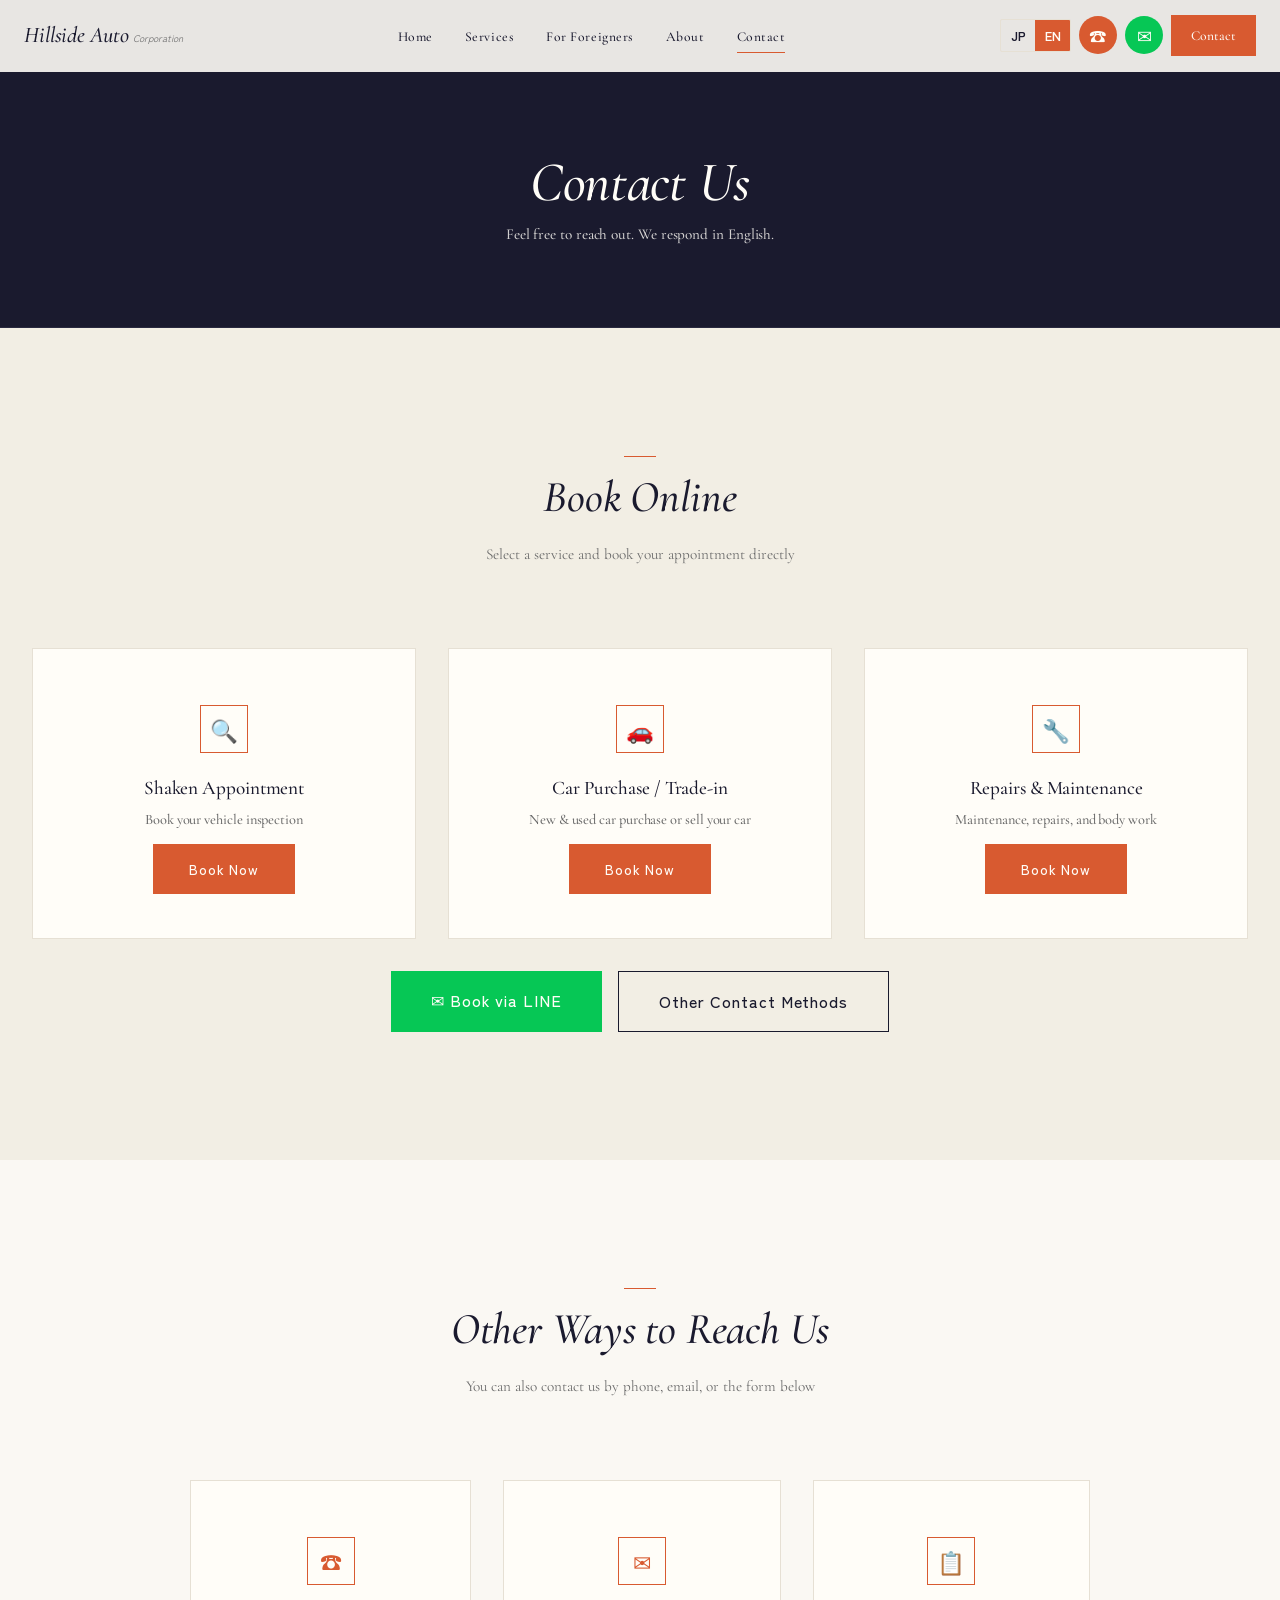
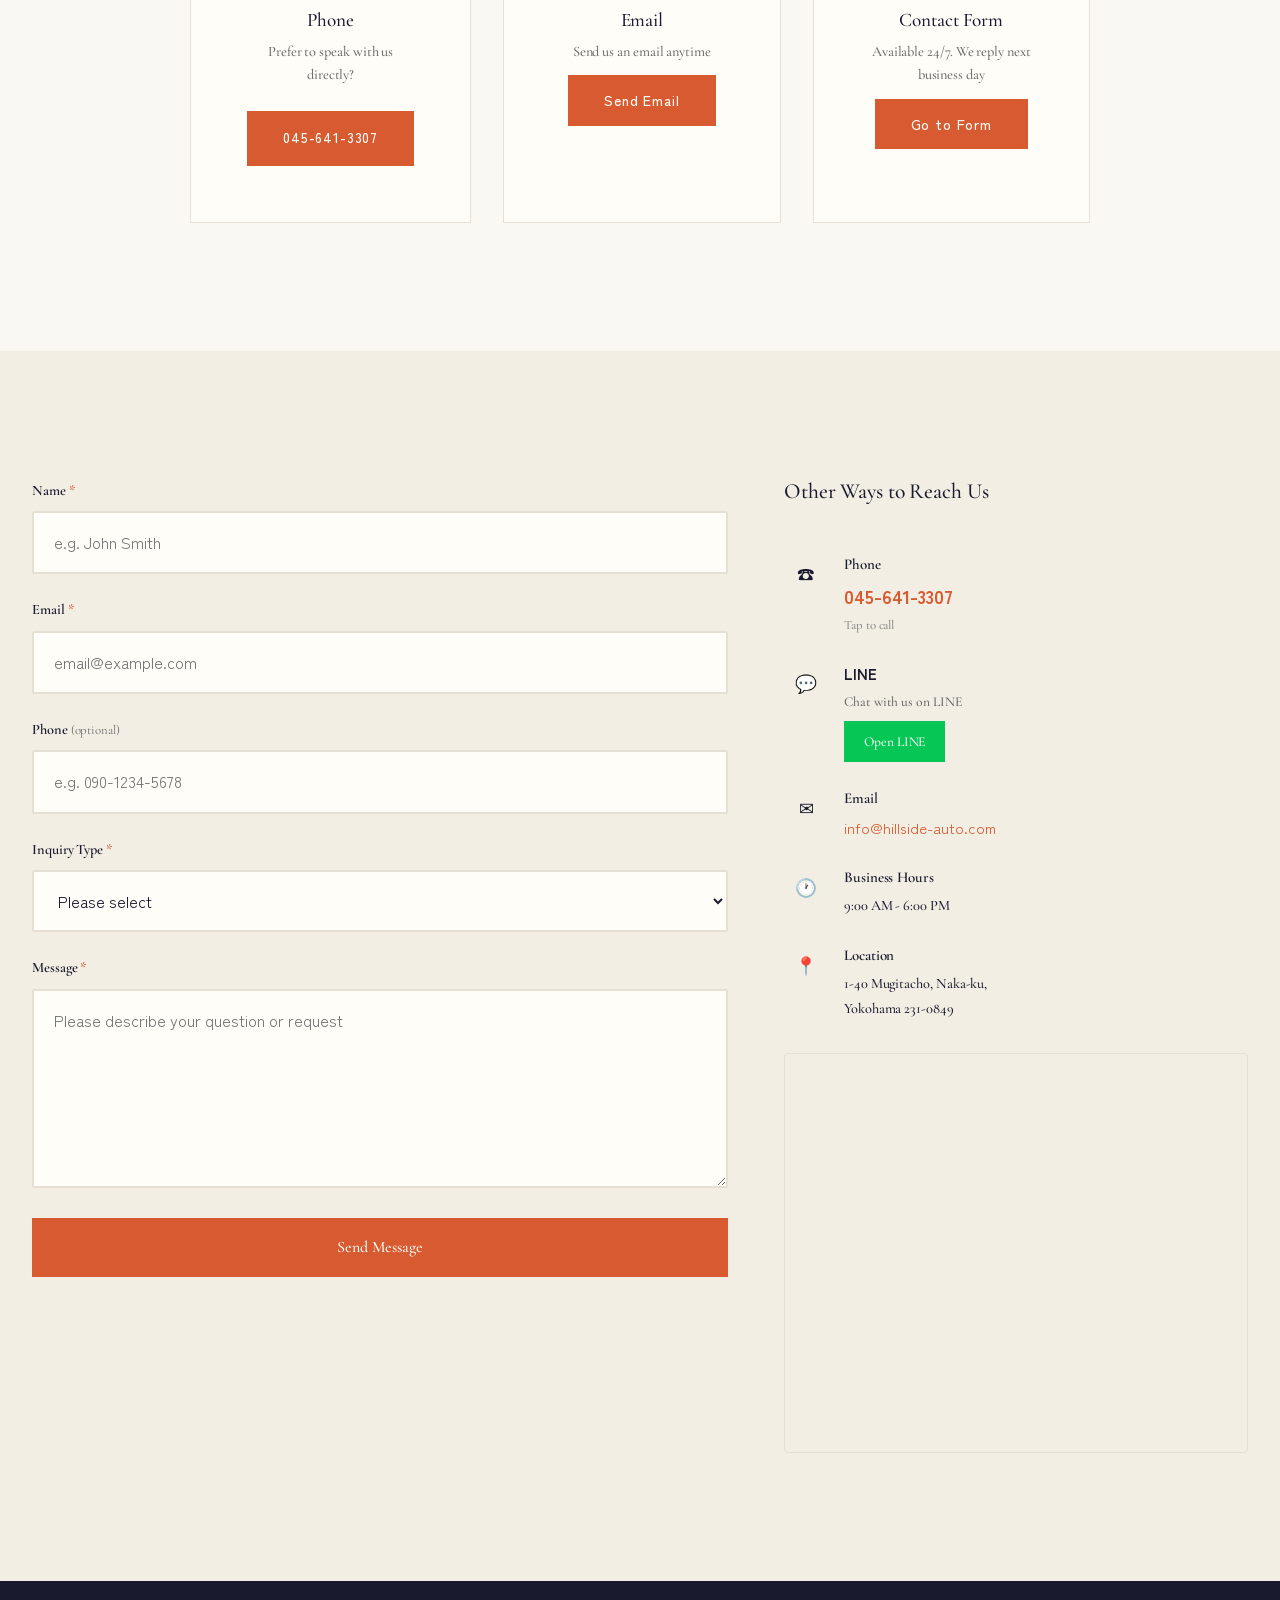
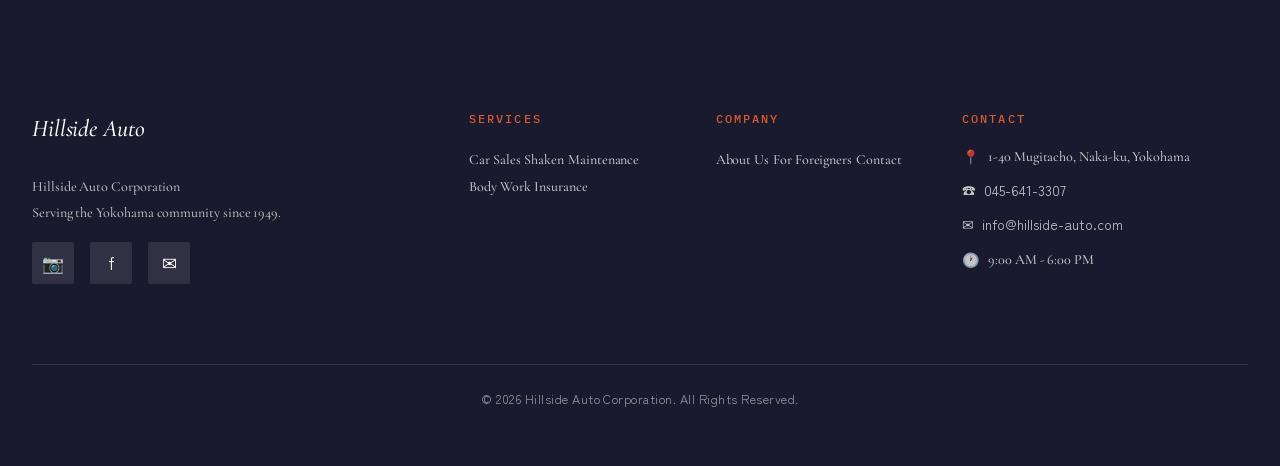
<file: contact.html>
<!DOCTYPE html>
<html lang="ja">
<head>
  <meta charset="UTF-8">
  <meta name="viewport" content="width=device-width, initial-scale=1.0">
  <title>お問い合わせ | ヒルサイドオート株式会社</title>
  <meta name="description" content="ヒルサイドオート株式会社へのお問い合わせ。お電話、LINE、フォームからお気軽にご連絡ください。">
  <meta name="title-ja" content="お問い合わせ | ヒルサイドオート株式会社">
  <meta name="title-en" content="Contact Us | Hillside Auto Corporation">
  <meta name="desc-ja" content="ヒルサイドオート株式会社へのお問い合わせ。お電話、LINE、フォームからお気軽にご連絡ください。">
  <meta name="desc-en" content="Contact Hillside Auto Corporation. Reach us by phone, LINE, or our contact form. English support available.">
  <meta property="og:title" content="お問い合わせ | ヒルサイドオート株式会社">
  <meta property="og:description" content="お電話、LINE、フォームからお気軽にご連絡ください。英語対応可能。">
  <meta property="og:type" content="website">
  <meta property="og:url" content="https://www.hillside-auto.com/contact.html">
  <link rel="canonical" href="https://www.hillside-auto.com/contact.html">
  <link rel="alternate" hreflang="ja" href="https://www.hillside-auto.com/contact.html">
  <link rel="alternate" hreflang="en" href="https://www.hillside-auto.com/contact.html">
  <link rel="alternate" hreflang="x-default" href="https://www.hillside-auto.com/contact.html">
  <link rel="preconnect" href="https://fonts.googleapis.com">
  <link rel="preconnect" href="https://fonts.gstatic.com" crossorigin>
  <link href="https://fonts.googleapis.com/css2?family=Cormorant+Garamond:ital,wght@0,400;0,500;0,600;1,400;1,500&family=IBM+Plex+Mono:wght@400;500&family=Zen+Kaku+Gothic+New:wght@400;500;700;900&display=swap" rel="stylesheet">
  <link rel="stylesheet" href="css/style.css">
  <link rel="stylesheet" href="css/components.css">
  <link rel="stylesheet" href="css/responsive.css">
  <link rel="icon" href="favicon.svg" type="image/svg+xml">
</head>
<body class="lang-ja">

  <!-- HEADER -->
  <header class="header">
    <div class="header__inner">
      <a href="index.html" class="header__logo">
        <div class="header__logo-text">
          <span data-lang-ja>Hillside Auto</span><span data-lang-en>Hillside Auto</span>
          <span class="header__logo-sub" data-lang-ja>ヒルサイドオート株式会社</span>
          <span class="header__logo-sub" data-lang-en>Corporation</span>
        </div>
      </a>
      <nav class="header__nav">
        <ul>
          <li><a href="index.html" data-lang-ja>ホーム</a><a href="index.html" data-lang-en>Home</a></li>
          <li><a href="services.html" data-lang-ja>サービス</a><a href="services.html" data-lang-en>Services</a></li>
          <li><a href="for-foreigners.html" data-lang-ja>外国人の方へ</a><a href="for-foreigners.html" data-lang-en>For Foreigners</a></li>
          <li><a href="about.html" data-lang-ja>会社概要</a><a href="about.html" data-lang-en>About</a></li>
          <li><a href="contact.html" class="active" data-lang-ja>お問い合わせ</a><a href="contact.html" class="active" data-lang-en>Contact</a></li>
        </ul>
      </nav>
      <div class="header__actions">
        <div class="header__lang-toggle">
          <button data-lang-btn="ja" class="active">JP</button>
          <button data-lang-btn="en">EN</button>
        </div>
        <a href="tel:045-641-3307" class="header__phone-link" aria-label="Call us">&#9742;</a>
        <a href="https://lin.ee/sTd3oIR" target="_blank" rel="noopener" class="header__line-link" aria-label="LINE">&#9993;</a>
        <a href="contact.html" class="btn btn--primary btn--sm header__contact-btn">
          <span data-lang-ja>お問い合わせ</span><span data-lang-en>Contact</span>
        </a>
        <button class="header__hamburger" aria-label="Menu"><span></span><span></span><span></span></button>
      </div>
    </div>
  </header>
  <div class="mobile-menu">
    <nav class="mobile-menu__nav">
      <a href="index.html" data-lang-ja>ホーム</a><a href="index.html" data-lang-en>Home</a>
      <a href="services.html" data-lang-ja>サービス</a><a href="services.html" data-lang-en>Services</a>
      <a href="for-foreigners.html" data-lang-ja>外国人の方へ</a><a href="for-foreigners.html" data-lang-en>For Foreigners</a>
      <a href="about.html" data-lang-ja>会社概要</a><a href="about.html" data-lang-en>About</a>
      <a href="contact.html" data-lang-ja>お問い合わせ</a><a href="contact.html" data-lang-en>Contact</a>
    </nav>
    <div class="mobile-menu__actions">
      <a href="tel:045-641-3307" class="btn btn--phone btn--lg">&#9742; 045-641-3307</a>
      <a href="https://lin.ee/sTd3oIR" target="_blank" rel="noopener" class="btn btn--line btn--lg">
        <span data-lang-ja>LINEで相談</span><span data-lang-en>Chat on LINE</span>
      </a>
    </div>
  </div>

  <main>
    <!-- Page Header -->
    <section class="page-header">
      <div class="container">
        <h1 data-lang-ja>お問い合わせ</h1>
        <h1 data-lang-en>Contact Us</h1>
        <p data-lang-ja>お気軽にご連絡ください。英語対応可能です。</p>
        <p data-lang-en>Feel free to reach out. We respond in English.</p>
      </div>
    </section>

    <!-- Online Booking -->
    <section class="section section--gray">
      <div class="container">
        <div class="section__title fade-in">
          <h2 data-lang-ja>オンライン予約</h2>
          <h2 data-lang-en>Book Online</h2>
          <p data-lang-ja>ご希望のサービスを選んで、そのまま予約できます</p>
          <p data-lang-en>Select a service and book your appointment directly</p>
        </div>
        <div class="grid grid--3 fade-in">
          <div class="service-card" style="text-align:center;">
            <div class="service-card__icon">&#128269;</div>
            <h3 class="service-card__title" data-lang-ja>車検の予約</h3>
            <h3 class="service-card__title" data-lang-en>Shaken Appointment</h3>
            <p class="service-card__desc" data-lang-ja>車検のご予約はこちらから</p>
            <p class="service-card__desc" data-lang-en>Book your vehicle inspection</p>
            <a href="https://timerex.net/s/hillsideauto3307_acc6/25b45c5e" target="_blank" rel="noopener" class="btn btn--primary" data-lang-ja>予約する</a>
            <a href="https://timerex.net/s/hillsideauto3307_acc6/25b45c5e" target="_blank" rel="noopener" class="btn btn--primary" data-lang-en>Book Now</a>
          </div>
          <div class="service-card" style="text-align:center;">
            <div class="service-card__icon">&#128663;</div>
            <h3 class="service-card__title" data-lang-ja>購入・買取の相談</h3>
            <h3 class="service-card__title" data-lang-en>Car Purchase / Trade-in</h3>
            <p class="service-card__desc" data-lang-ja>新車・中古車の購入、車の買取相談</p>
            <p class="service-card__desc" data-lang-en>New &amp; used car purchase or sell your car</p>
            <a href="https://timerex.net/s/hillsideauto3307_acc6/0e78cadc" target="_blank" rel="noopener" class="btn btn--primary" data-lang-ja>予約する</a>
            <a href="https://timerex.net/s/hillsideauto3307_acc6/0e78cadc" target="_blank" rel="noopener" class="btn btn--primary" data-lang-en>Book Now</a>
          </div>
          <div class="service-card" style="text-align:center;">
            <div class="service-card__icon">&#128295;</div>
            <h3 class="service-card__title" data-lang-ja>修理・整備・板金</h3>
            <h3 class="service-card__title" data-lang-en>Repairs &amp; Maintenance</h3>
            <p class="service-card__desc" data-lang-ja>整備・修理・板金塗装のご予約</p>
            <p class="service-card__desc" data-lang-en>Maintenance, repairs, and body work</p>
            <a href="https://timerex.net/s/hillsideauto3307_acc6/4e77d2e2" target="_blank" rel="noopener" class="btn btn--primary" data-lang-ja>予約する</a>
            <a href="https://timerex.net/s/hillsideauto3307_acc6/4e77d2e2" target="_blank" rel="noopener" class="btn btn--primary" data-lang-en>Book Now</a>
          </div>
        </div>
        <div class="text-center fade-in" style="margin-top:var(--space-xl);">
          <div class="btn-group" style="justify-content:center;">
            <a href="https://lin.ee/sTd3oIR" target="_blank" rel="noopener" class="btn btn--line btn--lg" data-lang-ja>&#9993; LINEで予約する</a>
            <a href="https://lin.ee/sTd3oIR" target="_blank" rel="noopener" class="btn btn--line btn--lg" data-lang-en>&#9993; Book via LINE</a>
            <a href="#other-contact" class="btn btn--outline-dark btn--lg" data-lang-ja>その他のご連絡方法</a>
            <a href="#other-contact" class="btn btn--outline-dark btn--lg" data-lang-en>Other Contact Methods</a>
          </div>
        </div>
      </div>
    </section>

    <!-- Other Contact Methods -->
    <section class="section" id="other-contact">
      <div class="container">
        <div class="section__title fade-in">
          <h2 data-lang-ja>その他のご連絡方法</h2>
          <h2 data-lang-en>Other Ways to Reach Us</h2>
          <p data-lang-ja>お電話・メール・フォームでもお気軽にお問い合わせいただけます</p>
          <p data-lang-en>You can also contact us by phone, email, or the form below</p>
        </div>
        <div class="grid grid--3 fade-in" style="max-width:900px;margin:0 auto;">
          <div class="service-card" style="text-align:center;">
            <div class="service-card__icon">&#9742;</div>
            <h3 class="service-card__title" data-lang-ja>お電話</h3>
            <h3 class="service-card__title" data-lang-en>Phone</h3>
            <p class="service-card__desc" data-lang-ja>直接お話しされたい方はこちら</p>
            <p class="service-card__desc" data-lang-en>Prefer to speak with us directly?</p>
            <a href="tel:045-641-3307" class="btn btn--primary">045-641-3307</a>
          </div>
          <div class="service-card" style="text-align:center;">
            <div class="service-card__icon">&#9993;</div>
            <h3 class="service-card__title" data-lang-ja>メール</h3>
            <h3 class="service-card__title" data-lang-en>Email</h3>
            <p class="service-card__desc" data-lang-ja>メールでのお問い合わせ</p>
            <p class="service-card__desc" data-lang-en>Send us an email anytime</p>
            <a href="mailto:info@hillside-auto.com" class="btn btn--primary" data-lang-ja>メールする</a>
            <a href="mailto:info@hillside-auto.com" class="btn btn--primary" data-lang-en>Send Email</a>
          </div>
          <div class="service-card" style="text-align:center;">
            <div class="service-card__icon">&#128203;</div>
            <h3 class="service-card__title" data-lang-ja>お問い合わせフォーム</h3>
            <h3 class="service-card__title" data-lang-en>Contact Form</h3>
            <p class="service-card__desc" data-lang-ja>24時間受付。翌営業日にご返信</p>
            <p class="service-card__desc" data-lang-en>Available 24/7. We reply next business day</p>
            <a href="#contact-form-section" class="btn btn--primary" data-lang-ja>フォームへ</a>
            <a href="#contact-form-section" class="btn btn--primary" data-lang-en>Go to Form</a>
          </div>
        </div>
      </div>
    </section>

    <!-- Contact Form + Sidebar -->
    <section class="section section--gray" id="contact-form-section">
      <div class="container">
        <div class="contact-layout">
          <!-- Form -->
          <div>
            <form id="contact-form" action="https://formspree.io/f/mqegnbqe" method="POST">
              <div class="form-group">
                <label data-lang-ja>お名前 <span class="text-accent">*</span></label>
                <label data-lang-en>Name <span class="text-accent">*</span></label>
                <input type="text" name="name" class="form-input" required
                  placeholder="例: 山田 太郎"
                  data-placeholder-ja="例: 山田 太郎"
                  data-placeholder-en="e.g. John Smith">
                <div class="form-error" data-lang-ja>お名前を入力してください</div>
                <div class="form-error" data-lang-en>Please enter your name</div>
              </div>

              <div class="form-group">
                <label data-lang-ja>メールアドレス <span class="text-accent">*</span></label>
                <label data-lang-en>Email <span class="text-accent">*</span></label>
                <input type="email" name="email" class="form-input" required
                  placeholder="email@example.com">
                <div class="form-error" data-lang-ja>有効なメールアドレスを入力してください</div>
                <div class="form-error" data-lang-en>Please enter a valid email address</div>
              </div>

              <div class="form-group">
                <label data-lang-ja>電話番号 <span class="optional">（任意）</span></label>
                <label data-lang-en>Phone <span class="optional">(optional)</span></label>
                <input type="tel" name="phone" class="form-input"
                  placeholder="例: 090-1234-5678"
                  data-placeholder-ja="例: 090-1234-5678"
                  data-placeholder-en="e.g. 090-1234-5678">
              </div>

              <div class="form-group">
                <label data-lang-ja>お問い合わせ種別 <span class="text-accent">*</span></label>
                <label data-lang-en>Inquiry Type <span class="text-accent">*</span></label>
                <select name="inquiry_type" class="form-select" required data-select-lang>
                  <option value="" data-ja="選択してください" data-en="Please select">選択してください</option>
                  <option value="car_purchase" data-ja="新車・中古車のご購入" data-en="Car Purchase">新車・中古車のご購入</option>
                  <option value="shaken" data-ja="車検" data-en="Shaken (Vehicle Inspection)">車検</option>
                  <option value="repairs" data-ja="修理・板金" data-en="Repairs / Body Work">修理・板金</option>
                  <option value="insurance" data-ja="保険" data-en="Insurance">保険</option>
                  <option value="registration" data-ja="登録・名義変更" data-en="Registration / Transfer">登録・名義変更</option>
                  <option value="sell_car" data-ja="車買取" data-en="Selling My Car">車買取</option>
                  <option value="other" data-ja="その他" data-en="Other">その他</option>
                </select>
                <div class="form-error" data-lang-ja>お問い合わせ種別を選択してください</div>
                <div class="form-error" data-lang-en>Please select an inquiry type</div>
              </div>

              <div class="form-group">
                <label data-lang-ja>お問い合わせ内容 <span class="text-accent">*</span></label>
                <label data-lang-en>Message <span class="text-accent">*</span></label>
                <textarea name="message" class="form-textarea" required rows="6"
                  placeholder="ご質問やご要望をお書きください"
                  data-placeholder-ja="ご質問やご要望をお書きください"
                  data-placeholder-en="Please describe your question or request"></textarea>
                <div class="form-error" data-lang-ja>お問い合わせ内容を入力してください</div>
                <div class="form-error" data-lang-en>Please enter your message</div>
              </div>

              <button type="submit" class="btn btn--primary btn--lg" style="width: 100%;">
                <span data-lang-ja>送信する</span>
                <span data-lang-en>Send Message</span>
              </button>
            </form>

            <div class="form-success">
              <p data-lang-ja>&#10003; お問い合わせを受け付けました。<br>担当者より折り返しご連絡いたします。</p>
              <p data-lang-en>&#10003; Thank you for your inquiry.<br>We will get back to you shortly.</p>
            </div>
          </div>

          <!-- Sidebar -->
          <div class="contact-sidebar">
            <div>
              <h3 style="margin-bottom: var(--space-lg);" data-lang-ja>その他のご連絡方法</h3>
              <h3 style="margin-bottom: var(--space-lg);" data-lang-en>Other Ways to Reach Us</h3>
            </div>

            <div class="contact-sidebar__item">
              <div class="contact-sidebar__icon">&#9742;</div>
              <div>
                <div style="font-weight: 600; margin-bottom: 4px;" data-lang-ja>お電話</div>
                <div style="font-weight: 600; margin-bottom: 4px;" data-lang-en>Phone</div>
                <a href="tel:045-641-3307" style="font-size: 1.15rem; font-weight: 700; color: var(--color-accent);">045-641-3307</a>
                <div style="font-size: 0.8rem; color: #888; margin-top: 2px;" data-lang-ja>タップして発信</div>
                <div style="font-size: 0.8rem; color: #888; margin-top: 2px;" data-lang-en>Tap to call</div>
              </div>
            </div>

            <div class="contact-sidebar__item">
              <div class="contact-sidebar__icon">&#128172;</div>
              <div>
                <div style="font-weight: 600; margin-bottom: 4px;">LINE</div>
                <p style="font-size: 0.85rem; color: #666; margin-bottom: var(--space-sm);" data-lang-ja>LINEでお気軽にご相談ください</p>
                <p style="font-size: 0.85rem; color: #666; margin-bottom: var(--space-sm);" data-lang-en>Chat with us on LINE</p>
                <a href="https://lin.ee/sTd3oIR" target="_blank" rel="noopener" class="btn btn--line btn--sm">
                  <span data-lang-ja>LINEで相談する</span>
                  <span data-lang-en>Open LINE</span>
                </a>
              </div>
            </div>

            <div class="contact-sidebar__item">
              <div class="contact-sidebar__icon">&#9993;</div>
              <div>
                <div style="font-weight: 600; margin-bottom: 4px;" data-lang-ja>メール</div>
                <div style="font-weight: 600; margin-bottom: 4px;" data-lang-en>Email</div>
                <a href="mailto:info@hillside-auto.com" style="color: var(--color-accent);">info@hillside-auto.com</a>
              </div>
            </div>

            <div class="contact-sidebar__item">
              <div class="contact-sidebar__icon">&#128336;</div>
              <div>
                <div style="font-weight: 600; margin-bottom: 4px;" data-lang-ja>営業時間</div>
                <div style="font-weight: 600; margin-bottom: 4px;" data-lang-en>Business Hours</div>
                <div style="font-size: 0.9rem;" data-lang-ja>9:00〜18:00</div>
                <div style="font-size: 0.9rem;" data-lang-en>9:00 AM - 6:00 PM</div>
              </div>
            </div>

            <div class="contact-sidebar__item">
              <div class="contact-sidebar__icon">&#128205;</div>
              <div>
                <div style="font-weight: 600; margin-bottom: 4px;" data-lang-ja>所在地</div>
                <div style="font-weight: 600; margin-bottom: 4px;" data-lang-en>Location</div>
                <div style="font-size: 0.9rem;" data-lang-ja>〒231-0849<br>横浜市中区麦田町1-40</div>
                <div style="font-size: 0.9rem;" data-lang-en>1-40 Mugitacho, Naka-ku,<br>Yokohama 231-0849</div>
              </div>
            </div>

            <!-- Small Map -->
            <div class="access__map" style="height: 200px; margin-top: var(--space-sm);">
              <iframe
                src="https://www.google.com/maps/embed?pb=!1m18!1m12!1m3!1d3254.5!2d139.6505!3d35.437!2m3!1f0!2f0!3f0!3m2!1i1024!2i768!4f13.1!3m3!1m2!1s0x0%3A0x0!2z44OS44Or44K144Kk44OJ44Kq44O844OI!5e0!3m2!1sja!2sjp!4v1700000000000"
                allowfullscreen=""
                loading="lazy"
                referrerpolicy="no-referrer-when-downgrade"
                title="Hillside Auto Location">
              </iframe>
            </div>
          </div>
        </div>
      </div>
    </section>
  </main>

  <!-- FOOTER -->
  <footer class="footer">
    <div class="container">
      <div class="footer__grid">
        <div>
          <div class="footer__logo">Hillside Auto</div>
          <p class="footer__desc" data-lang-ja>ヒルサイドオート株式会社<br>1949年創業。横浜で75年以上、地域の皆様の車生活を支えています。</p>
          <p class="footer__desc" data-lang-en>Hillside Auto Corporation<br>Serving the Yokohama community since 1949.</p>
          <div class="footer__social">
            <a href="https://www.instagram.com/hillside_auto_inc/" target="_blank" rel="noopener" aria-label="Instagram">&#128247;</a>
            <a href="https://www.facebook.com/hillsideautoinc/" target="_blank" rel="noopener" aria-label="Facebook">&#102;</a>
            <a href="https://lin.ee/sTd3oIR" target="_blank" rel="noopener" aria-label="LINE">&#9993;</a>
          </div>
        </div>
        <div>
          <div class="footer__heading" data-lang-ja>サービス</div><div class="footer__heading" data-lang-en>Services</div>
          <div class="footer__links">
            <a href="services.html" data-lang-ja>新車・中古車販売</a><a href="services.html" data-lang-en>Car Sales</a>
            <a href="services.html" data-lang-ja>車検</a><a href="services.html" data-lang-en>Shaken</a>
            <a href="services.html" data-lang-ja>整備・メンテナンス</a><a href="services.html" data-lang-en>Maintenance</a>
            <a href="services.html" data-lang-ja>板金塗装</a><a href="services.html" data-lang-en>Body Work</a>
            <a href="services.html" data-lang-ja>保険</a><a href="services.html" data-lang-en>Insurance</a>
          </div>
        </div>
        <div>
          <div class="footer__heading" data-lang-ja>会社情報</div><div class="footer__heading" data-lang-en>Company</div>
          <div class="footer__links">
            <a href="about.html" data-lang-ja>会社概要</a><a href="about.html" data-lang-en>About Us</a>
            <a href="for-foreigners.html" data-lang-ja>外国人の方へ</a><a href="for-foreigners.html" data-lang-en>For Foreigners</a>
            <a href="contact.html" data-lang-ja>お問い合わせ</a><a href="contact.html" data-lang-en>Contact</a>
          </div>
        </div>
        <div>
          <div class="footer__heading" data-lang-ja>お問い合わせ</div><div class="footer__heading" data-lang-en>Contact</div>
          <div class="footer__info-item">&#128205; <span data-lang-ja>横浜市中区麦田町1-40</span><span data-lang-en>1-40 Mugitacho, Naka-ku, Yokohama</span></div>
          <div class="footer__info-item">&#9742; <a href="tel:045-641-3307">045-641-3307</a></div>
          <div class="footer__info-item">&#9993; <a href="mailto:info@hillside-auto.com">info@hillside-auto.com</a></div>
          <div class="footer__info-item">&#128336; <span data-lang-ja>9:00〜18:00</span><span data-lang-en>9:00 AM - 6:00 PM</span></div>
        </div>
      </div>
      <div class="footer__bottom">&copy; 2026 Hillside Auto Corporation. All Rights Reserved.</div>
    </div>
  </footer>

  <button class="scroll-top" aria-label="Scroll to top">&#9650;</button>
  <div class="mobile-cta-bar">
    <a href="tel:045-641-3307" class="mobile-cta-bar__btn mobile-cta-bar__btn--phone"><span class="mobile-cta-bar__icon">&#9742;</span><span data-lang-ja>電話する</span><span data-lang-en>Call Now</span></a>
    <a href="https://lin.ee/sTd3oIR" target="_blank" rel="noopener" class="mobile-cta-bar__btn mobile-cta-bar__btn--line"><span class="mobile-cta-bar__icon">&#9993;</span><span data-lang-ja>LINEで相談</span><span data-lang-en>LINE Chat</span></a>
  </div>

  <script src="js/lang-toggle.js"></script>
  <script src="js/main.js"></script>
  <script src="js/form.js"></script>
</body>
</html>
</file>
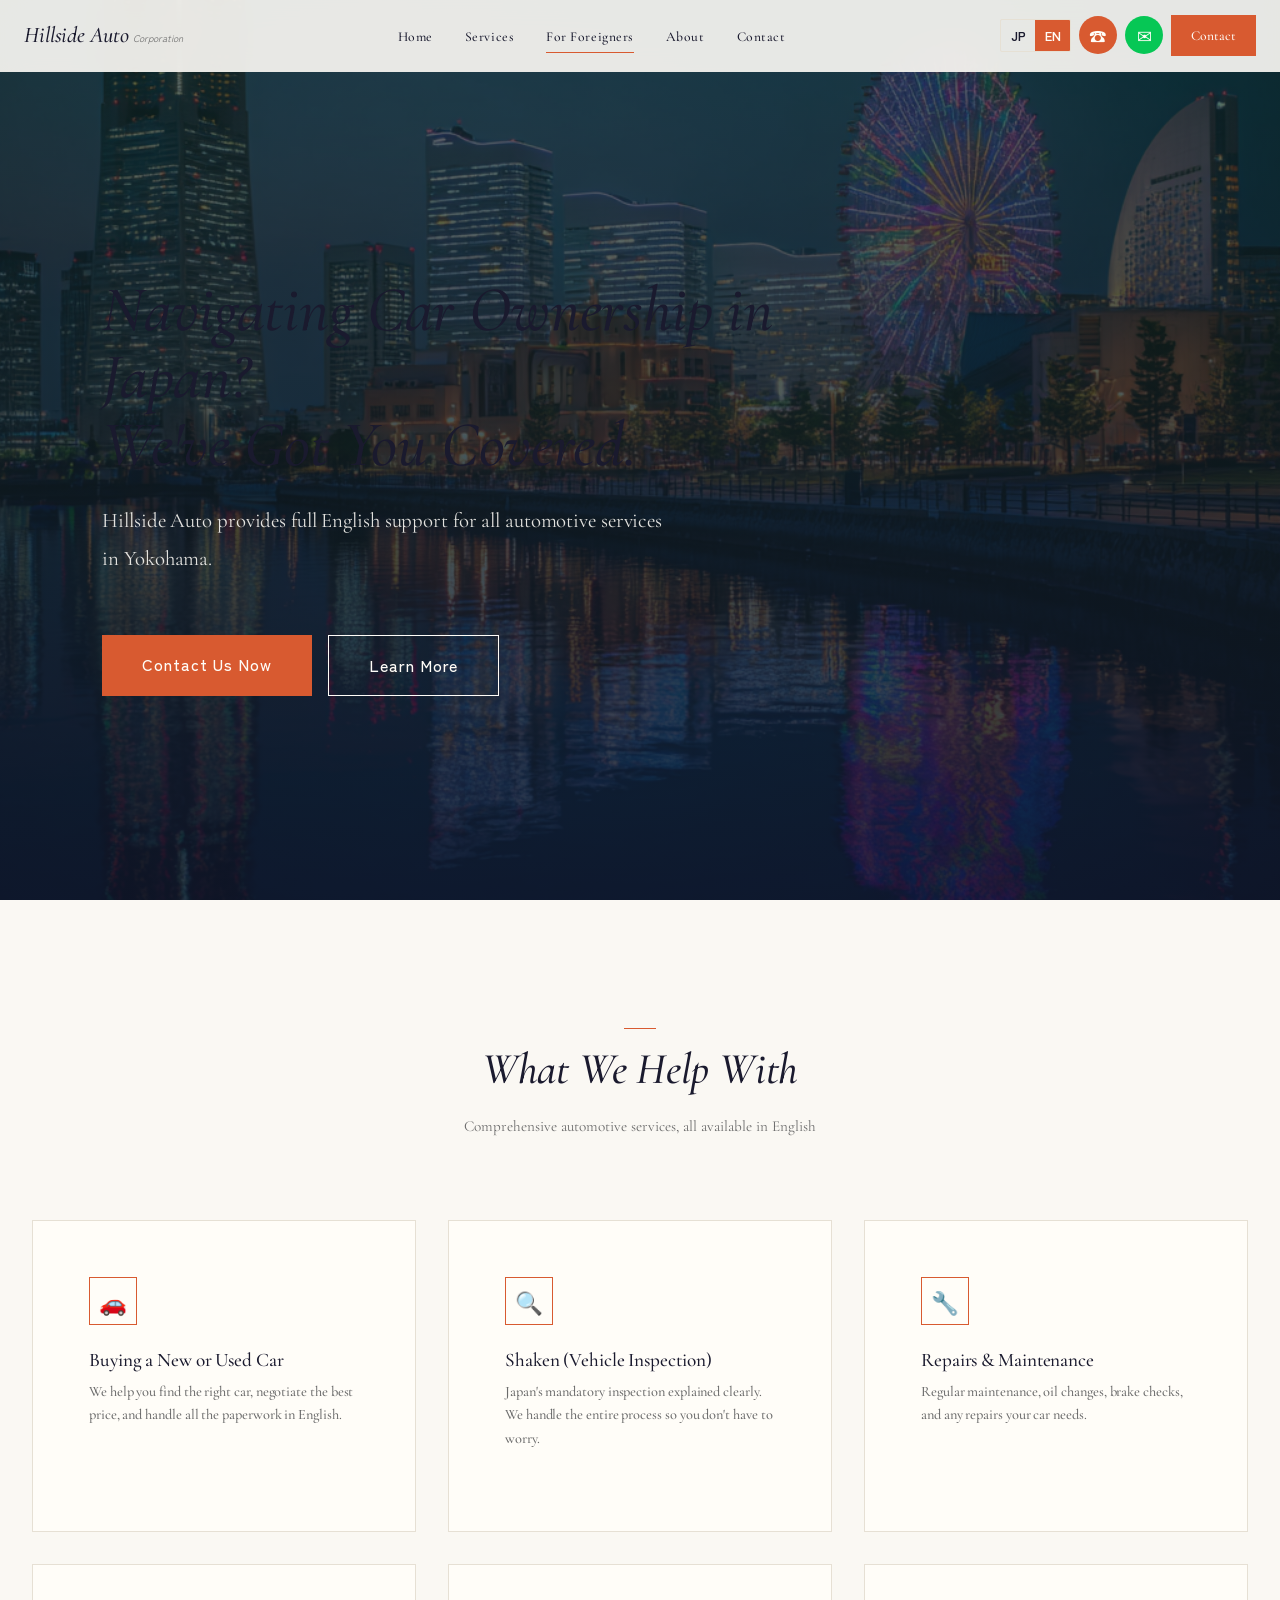
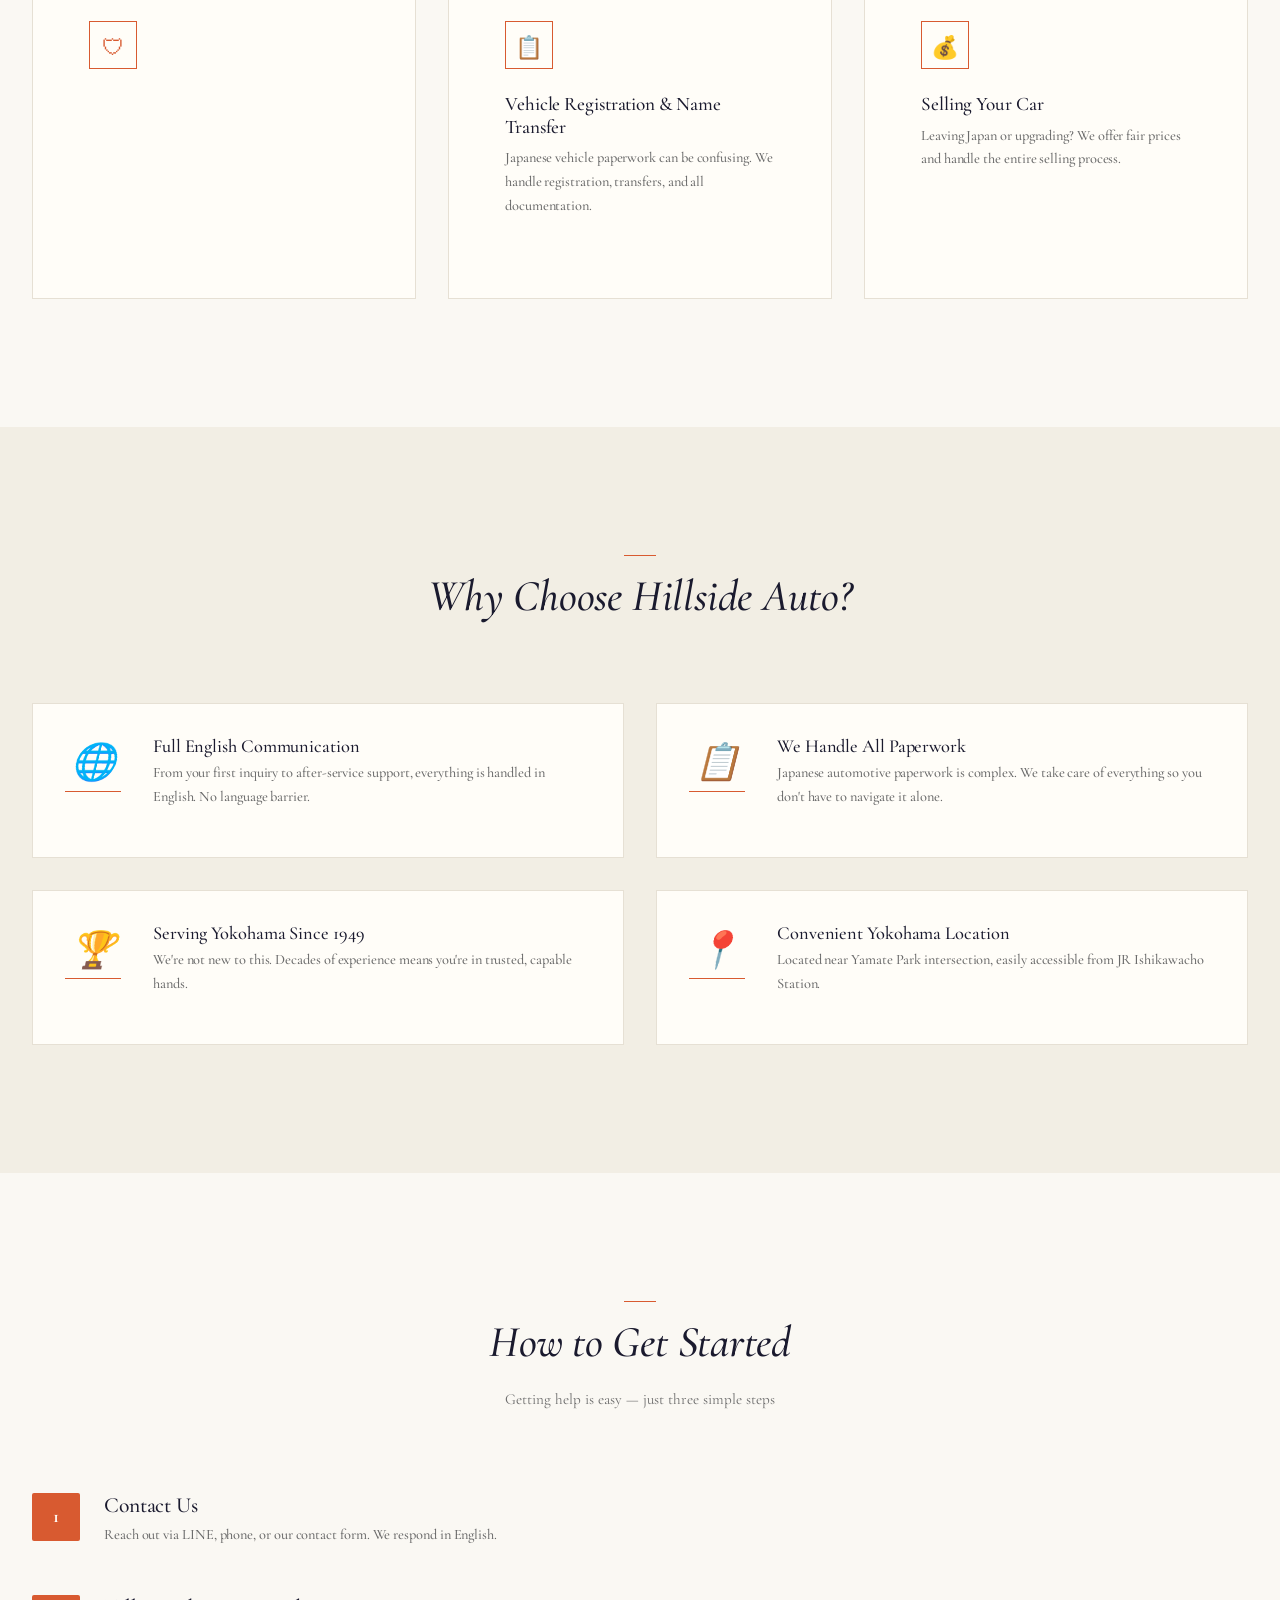
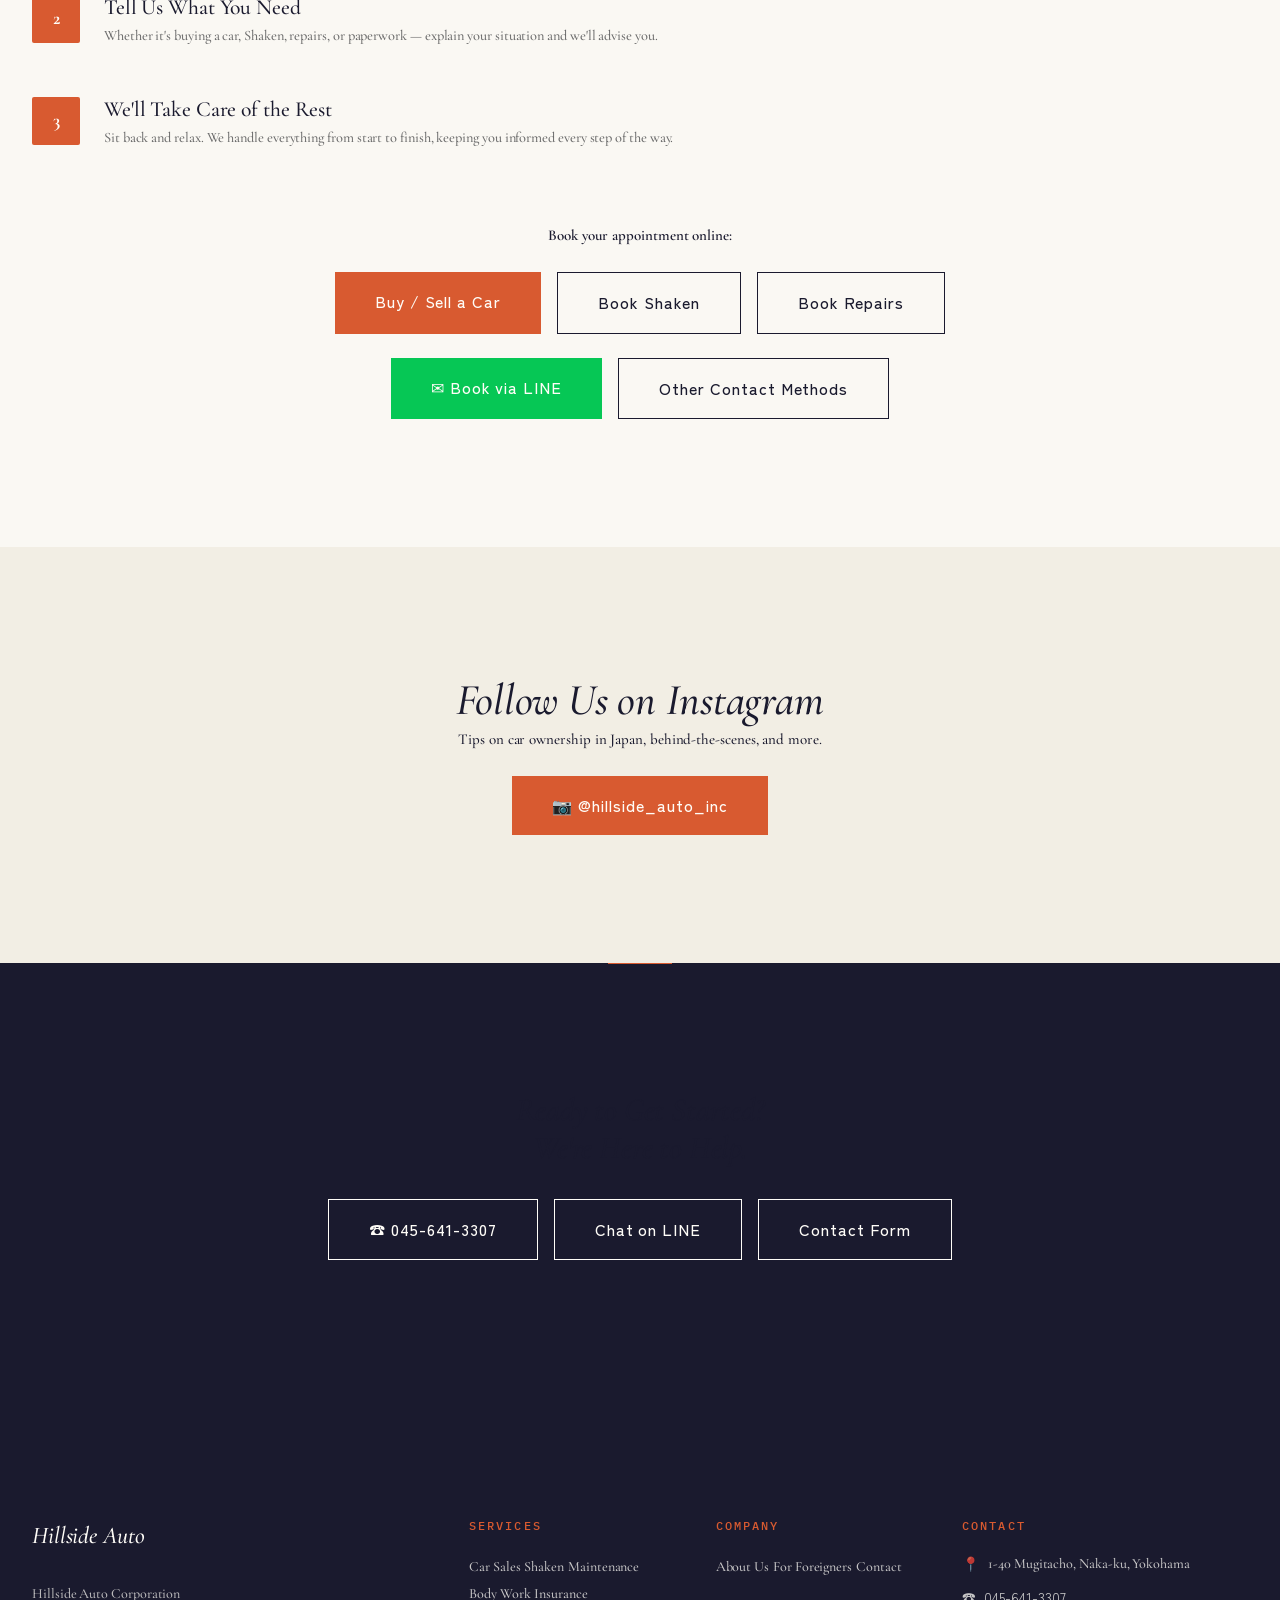
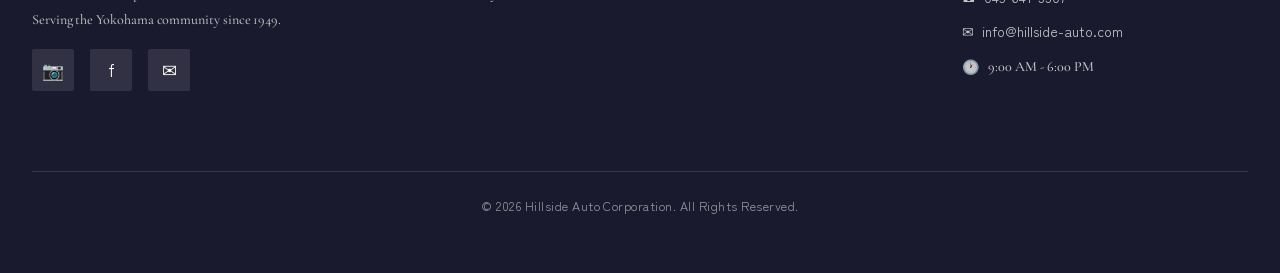
<file: for-foreigners.html>
<!DOCTYPE html>
<html lang="en">
<head>
  <meta charset="UTF-8">
  <meta name="viewport" content="width=device-width, initial-scale=1.0">
  <title>For Foreigners | Hillside Auto Corporation - English Support in Yokohama</title>
  <meta name="description" content="Full English support for all automotive services in Yokohama. Car sales, Shaken, repairs, insurance, registration - we handle everything in English.">
  <meta name="title-ja" content="外国人の方へ | ヒルサイドオート株式会社">
  <meta name="title-en" content="For Foreigners | Hillside Auto Corporation">
  <meta name="desc-ja" content="横浜で英語対応可能な自動車サービス。車の購入から車検、保険、登録手続きまで全て英語でサポートします。">
  <meta name="desc-en" content="Full English support for all automotive services in Yokohama. Car sales, Shaken, repairs, insurance, registration.">
  <meta property="og:title" content="For Foreigners | Hillside Auto Corporation">
  <meta property="og:description" content="Full English support for car sales, Shaken, repairs, insurance in Yokohama.">
  <meta property="og:type" content="website">
  <meta property="og:url" content="https://www.hillside-auto.com/for-foreigners.html">
  <link rel="canonical" href="https://www.hillside-auto.com/for-foreigners.html">
  <link rel="alternate" hreflang="ja" href="https://www.hillside-auto.com/for-foreigners.html">
  <link rel="alternate" hreflang="en" href="https://www.hillside-auto.com/for-foreigners.html">
  <link rel="alternate" hreflang="x-default" href="https://www.hillside-auto.com/for-foreigners.html">
  <link rel="preconnect" href="https://fonts.googleapis.com">
  <link rel="preconnect" href="https://fonts.gstatic.com" crossorigin>
  <link href="https://fonts.googleapis.com/css2?family=Cormorant+Garamond:ital,wght@0,400;0,500;0,600;1,400;1,500&family=IBM+Plex+Mono:wght@400;500&family=Zen+Kaku+Gothic+New:wght@400;500;700;900&display=swap" rel="stylesheet">
  <link rel="stylesheet" href="css/style.css">
  <link rel="stylesheet" href="css/components.css">
  <link rel="stylesheet" href="css/responsive.css">
  <link rel="icon" href="favicon.svg" type="image/svg+xml">
</head>
<body class="lang-en" data-default-lang="en">

  <!-- HEADER -->
  <header class="header">
    <div class="header__inner">
      <a href="index.html" class="header__logo">
        <div class="header__logo-text">
          <span data-lang-ja>Hillside Auto</span><span data-lang-en>Hillside Auto</span>
          <span class="header__logo-sub" data-lang-ja>ヒルサイドオート株式会社</span>
          <span class="header__logo-sub" data-lang-en>Corporation</span>
        </div>
      </a>
      <nav class="header__nav">
        <ul>
          <li><a href="index.html" data-lang-ja>ホーム</a><a href="index.html" data-lang-en>Home</a></li>
          <li><a href="services.html" data-lang-ja>サービス</a><a href="services.html" data-lang-en>Services</a></li>
          <li><a href="for-foreigners.html" class="active" data-lang-ja>外国人の方へ</a><a href="for-foreigners.html" class="active" data-lang-en>For Foreigners</a></li>
          <li><a href="about.html" data-lang-ja>会社概要</a><a href="about.html" data-lang-en>About</a></li>
          <li><a href="contact.html" data-lang-ja>お問い合わせ</a><a href="contact.html" data-lang-en>Contact</a></li>
        </ul>
      </nav>
      <div class="header__actions">
        <div class="header__lang-toggle">
          <button data-lang-btn="ja">JP</button>
          <button data-lang-btn="en" class="active">EN</button>
        </div>
        <a href="tel:045-641-3307" class="header__phone-link" aria-label="Call us">&#9742;</a>
        <a href="https://lin.ee/sTd3oIR" target="_blank" rel="noopener" class="header__line-link" aria-label="LINE">&#9993;</a>
        <a href="contact.html" class="btn btn--primary btn--sm header__contact-btn">
          <span data-lang-ja>お問い合わせ</span><span data-lang-en>Contact</span>
        </a>
        <button class="header__hamburger" aria-label="Menu"><span></span><span></span><span></span></button>
      </div>
    </div>
  </header>
  <div class="mobile-menu">
    <nav class="mobile-menu__nav">
      <a href="index.html" data-lang-ja>ホーム</a><a href="index.html" data-lang-en>Home</a>
      <a href="services.html" data-lang-ja>サービス</a><a href="services.html" data-lang-en>Services</a>
      <a href="for-foreigners.html" data-lang-ja>外国人の方へ</a><a href="for-foreigners.html" data-lang-en>For Foreigners</a>
      <a href="about.html" data-lang-ja>会社概要</a><a href="about.html" data-lang-en>About</a>
      <a href="contact.html" data-lang-ja>お問い合わせ</a><a href="contact.html" data-lang-en>Contact</a>
    </nav>
    <div class="mobile-menu__actions">
      <a href="tel:045-641-3307" class="btn btn--phone btn--lg">&#9742; 045-641-3307</a>
      <a href="https://lin.ee/sTd3oIR" target="_blank" rel="noopener" class="btn btn--line btn--lg">Chat on LINE</a>
    </div>
  </div>

  <main>
    <!-- Hero -->
    <section class="hero">
      <div class="hero__bg">
        <div class="hero__bg-image" style="background-image: url('images/u3129944469__--v_7_d67cfbc7-902b-47de-9ff8-c97e62e7814b_0.png'); opacity: 0.55;"></div>
      </div>
      <div class="hero__overlay" style="background: linear-gradient(180deg, rgba(13,59,18,0.35) 0%, rgba(15,23,42,0.75) 100%);"></div>
      <div class="hero__content">
        <h1 class="hero__title" data-lang-en>Navigating Car Ownership in Japan?<br>We've Got You Covered.</h1>
        <h1 class="hero__title" data-lang-ja>日本での車の所有でお困りですか？<br>私たちにお任せください。</h1>
        <p class="hero__subtitle" data-lang-en>Hillside Auto provides full English support for all automotive services in Yokohama.</p>
        <p class="hero__subtitle" data-lang-ja>ヒルサイドオートは、横浜で全ての自動車サービスを英語でご提供します。</p>
        <div class="btn-group">
          <a href="contact.html" class="btn btn--primary btn--lg" data-lang-en>Contact Us Now</a>
          <a href="contact.html" class="btn btn--primary btn--lg" data-lang-ja>お問い合わせ</a>
          <a href="#what-we-help" class="btn btn--outline btn--lg" data-lang-en>Learn More</a>
          <a href="#what-we-help" class="btn btn--outline btn--lg" data-lang-ja>詳しく見る</a>
        </div>
      </div>
    </section>

    <!-- What We Help With -->
    <section class="section" id="what-we-help">
      <div class="container">
        <div class="section__title fade-in">
          <h2 data-lang-en>What We Help With</h2>
          <h2 data-lang-ja>サポート内容</h2>
          <p data-lang-en>Comprehensive automotive services, all available in English</p>
          <p data-lang-ja>すべて英語対応可能な自動車サービス</p>
        </div>
        <div class="grid grid--3">
          <div class="service-card fade-in">
            <div class="service-card__icon">&#128663;</div>
            <h3 class="service-card__title" data-lang-en>Buying a New or Used Car</h3>
            <h3 class="service-card__title" data-lang-ja>新車・中古車の購入</h3>
            <p class="service-card__desc" data-lang-en>We help you find the right car, negotiate the best price, and handle all the paperwork in English.</p>
            <p class="service-card__desc" data-lang-ja>最適な車探し、価格交渉、書類手続きまで全て英語で対応します。</p>
          </div>
          <div class="service-card fade-in">
            <div class="service-card__icon">&#128269;</div>
            <h3 class="service-card__title" data-lang-en>Shaken (Vehicle Inspection)</h3>
            <h3 class="service-card__title" data-lang-ja>車検</h3>
            <p class="service-card__desc" data-lang-en>Japan's mandatory inspection explained clearly. We handle the entire process so you don't have to worry.</p>
            <p class="service-card__desc" data-lang-ja>日本の法定車検をわかりやすくご説明。すべてお任せください。</p>
          </div>
          <div class="service-card fade-in">
            <div class="service-card__icon">&#128295;</div>
            <h3 class="service-card__title" data-lang-en>Repairs & Maintenance</h3>
            <h3 class="service-card__title" data-lang-ja>修理・メンテナンス</h3>
            <p class="service-card__desc" data-lang-en>Regular maintenance, oil changes, brake checks, and any repairs your car needs.</p>
            <p class="service-card__desc" data-lang-ja>定期メンテナンス、オイル交換、ブレーキ点検など。</p>
          </div>
          <div class="service-card fade-in">
            <div class="service-card__icon">&#128737;</div>
            <h3 class="service-card__title" data-lang-ja>保険</h3>
            <p class="service-card__desc" data-lang-ja>最適な自動車保険プランをご提案します。</p>
          </div>
          <div class="service-card fade-in">
            <div class="service-card__icon">&#128203;</div>
            <h3 class="service-card__title" data-lang-en>Vehicle Registration & Name Transfer</h3>
            <h3 class="service-card__title" data-lang-ja>車登録・名義変更</h3>
            <p class="service-card__desc" data-lang-en>Japanese vehicle paperwork can be confusing. We handle registration, transfers, and all documentation.</p>
            <p class="service-card__desc" data-lang-ja>複雑な車の書類手続きを代行します。</p>
          </div>
          <div class="service-card fade-in">
            <div class="service-card__icon">&#128176;</div>
            <h3 class="service-card__title" data-lang-en>Selling Your Car</h3>
            <h3 class="service-card__title" data-lang-ja>車の売却</h3>
            <p class="service-card__desc" data-lang-en>Leaving Japan or upgrading? We offer fair prices and handle the entire selling process.</p>
            <p class="service-card__desc" data-lang-ja>帰国・乗り換え時の車買取に対応します。</p>
          </div>
        </div>
      </div>
    </section>

    <!-- Why Choose Us -->
    <section class="section section--gray">
      <div class="container">
        <div class="section__title fade-in">
          <h2 data-lang-en>Why Choose Hillside Auto?</h2>
          <h2 data-lang-ja>選ばれる理由</h2>
        </div>
        <div class="grid grid--2">
          <div class="reason-card fade-in">
            <div class="reason-card__number">&#127760;</div>
            <div>
              <h3 class="reason-card__title" data-lang-en>Full English Communication</h3>
              <h3 class="reason-card__title" data-lang-ja>完全英語対応</h3>
              <p class="reason-card__desc" data-lang-en>From your first inquiry to after-service support, everything is handled in English. No language barrier.</p>
              <p class="reason-card__desc" data-lang-ja>お問い合わせからアフターサービスまで、すべて英語で対応します。</p>
            </div>
          </div>
          <div class="reason-card fade-in">
            <div class="reason-card__number">&#128203;</div>
            <div>
              <h3 class="reason-card__title" data-lang-en>We Handle All Paperwork</h3>
              <h3 class="reason-card__title" data-lang-ja>書類手続き代行</h3>
              <p class="reason-card__desc" data-lang-en>Japanese automotive paperwork is complex. We take care of everything so you don't have to navigate it alone.</p>
              <p class="reason-card__desc" data-lang-ja>複雑な日本の車関連書類をすべて代行いたします。</p>
            </div>
          </div>
          <div class="reason-card fade-in">
            <div class="reason-card__number">&#127942;</div>
            <div>
              <h3 class="reason-card__title" data-lang-en>Serving Yokohama Since 1949</h3>
              <h3 class="reason-card__title" data-lang-ja>横浜で75年以上の実績</h3>
              <p class="reason-card__desc" data-lang-en>We're not new to this. Decades of experience means you're in trusted, capable hands.</p>
              <p class="reason-card__desc" data-lang-ja>長年の経験と実績で、安心のサービスをご提供します。</p>
            </div>
          </div>
          <div class="reason-card fade-in">
            <div class="reason-card__number">&#128205;</div>
            <div>
              <h3 class="reason-card__title" data-lang-en>Convenient Yokohama Location</h3>
              <h3 class="reason-card__title" data-lang-ja>横浜の便利な立地</h3>
              <p class="reason-card__desc" data-lang-en>Located near Yamate Park intersection, easily accessible from JR Ishikawacho Station.</p>
              <p class="reason-card__desc" data-lang-ja>山手公園前交差点の目の前。JR石川町駅から徒歩圏内です。</p>
            </div>
          </div>
        </div>
      </div>
    </section>

    <!-- How to Get Started -->
    <section class="section">
      <div class="container">
        <div class="section__title fade-in">
          <h2 data-lang-en>How to Get Started</h2>
          <h2 data-lang-ja>ご利用の流れ</h2>
          <p data-lang-en>Getting help is easy &mdash; just three simple steps</p>
          <p data-lang-ja>3つの簡単なステップでご利用いただけます</p>
        </div>
        <div class="steps fade-in">
          <div class="step">
            <div class="step__number">1</div>
            <div class="step__content">
              <h3 data-lang-en>Contact Us</h3>
              <h3 data-lang-ja>お問い合わせ</h3>
              <p data-lang-en>Reach out via LINE, phone, or our contact form. We respond in English.</p>
              <p data-lang-ja>LINE、電話、お問い合わせフォームからご連絡ください。英語で対応します。</p>
            </div>
          </div>
          <div class="step">
            <div class="step__number">2</div>
            <div class="step__content">
              <h3 data-lang-en>Tell Us What You Need</h3>
              <h3 data-lang-ja>ご要望をお聞かせください</h3>
              <p data-lang-en>Whether it's buying a car, Shaken, repairs, or paperwork &mdash; explain your situation and we'll advise you.</p>
              <p data-lang-ja>車の購入、車検、修理、書類手続きなど、ご状況をお聞かせください。</p>
            </div>
          </div>
          <div class="step">
            <div class="step__number">3</div>
            <div class="step__content">
              <h3 data-lang-en>We'll Take Care of the Rest</h3>
              <h3 data-lang-ja>あとはお任せください</h3>
              <p data-lang-en>Sit back and relax. We handle everything from start to finish, keeping you informed every step of the way.</p>
              <p data-lang-ja>最初から最後まで全てお任せください。進捗は随時ご報告します。</p>
            </div>
          </div>
        </div>
        <div class="text-center fade-in" style="margin-top: var(--space-2xl);">
          <p style="margin-bottom:var(--space-lg);font-weight:600;" data-lang-en>Book your appointment online:</p>
          <p style="margin-bottom:var(--space-lg);font-weight:600;" data-lang-ja>オンラインで予約できます：</p>
          <div class="btn-group" style="justify-content:center;">
            <a href="https://timerex.net/s/hillsideauto3307_acc6/0e78cadc" target="_blank" rel="noopener" class="btn btn--primary btn--lg" data-lang-en>Buy / Sell a Car</a>
            <a href="https://timerex.net/s/hillsideauto3307_acc6/0e78cadc" target="_blank" rel="noopener" class="btn btn--primary btn--lg" data-lang-ja>購入・買取の予約</a>
            <a href="https://timerex.net/s/hillsideauto3307_acc6/25b45c5e" target="_blank" rel="noopener" class="btn btn--outline-dark btn--lg" data-lang-en>Book Shaken</a>
            <a href="https://timerex.net/s/hillsideauto3307_acc6/25b45c5e" target="_blank" rel="noopener" class="btn btn--outline-dark btn--lg" data-lang-ja>車検の予約</a>
            <a href="https://timerex.net/s/hillsideauto3307_acc6/4e77d2e2" target="_blank" rel="noopener" class="btn btn--outline-dark btn--lg" data-lang-en>Book Repairs</a>
            <a href="https://timerex.net/s/hillsideauto3307_acc6/4e77d2e2" target="_blank" rel="noopener" class="btn btn--outline-dark btn--lg" data-lang-ja>修理・整備の予約</a>
          </div>
          <div class="btn-group" style="justify-content:center;margin-top:var(--space-lg);">
            <a href="https://lin.ee/sTd3oIR" target="_blank" rel="noopener" class="btn btn--line btn--lg" data-lang-en>&#9993; Book via LINE</a>
            <a href="https://lin.ee/sTd3oIR" target="_blank" rel="noopener" class="btn btn--line btn--lg" data-lang-ja>&#9993; LINEで予約</a>
            <a href="contact.html#other-contact" class="btn btn--outline-dark btn--lg" data-lang-en>Other Contact Methods</a>
            <a href="contact.html#other-contact" class="btn btn--outline-dark btn--lg" data-lang-ja>その他のご連絡方法</a>
          </div>
        </div>
      </div>
    </section>

    <!-- Instagram -->
    <section class="section section--gray">
      <div class="container text-center fade-in">
        <h2 data-lang-en>Follow Us on Instagram</h2>
        <h2 data-lang-ja>Instagramをフォロー</h2>
        <p data-lang-en style="margin-bottom: var(--space-lg);">Tips on car ownership in Japan, behind-the-scenes, and more.</p>
        <p data-lang-ja style="margin-bottom: var(--space-lg);">日本での車生活のヒント、作業の裏側などを発信しています。</p>
        <a href="https://www.instagram.com/hillside_auto_inc/" target="_blank" rel="noopener" class="btn btn--primary btn--lg">
          &#128247; @hillside_auto_inc
        </a>
      </div>
    </section>

    <!-- CTA -->
    <section class="cta-band">
      <div class="container">
        <h2 data-lang-en>Ready to Get Started?<br>We're Here to Help.</h2>
        <h2 data-lang-ja>まずはお気軽にご相談ください</h2>
        <div class="btn-group">
          <a href="tel:045-641-3307" class="btn btn--outline btn--lg">&#9742; 045-641-3307</a>
          <a href="https://lin.ee/sTd3oIR" target="_blank" rel="noopener" class="btn btn--outline btn--lg">Chat on LINE</a>
          <a href="contact.html" class="btn btn--outline btn--lg" data-lang-en>Contact Form</a>
          <a href="contact.html" class="btn btn--outline btn--lg" data-lang-ja>お問い合わせフォーム</a>
        </div>
      </div>
    </section>
  </main>

  <!-- FOOTER -->
  <footer class="footer">
    <div class="container">
      <div class="footer__grid">
        <div>
          <div class="footer__logo">Hillside Auto</div>
          <p class="footer__desc" data-lang-en>Hillside Auto Corporation<br>Serving the Yokohama community since 1949.</p>
          <p class="footer__desc" data-lang-ja>ヒルサイドオート株式会社<br>1949年創業。横浜で75年以上、地域の皆様の車生活を支えています。</p>
          <div class="footer__social">
            <a href="https://www.instagram.com/hillside_auto_inc/" target="_blank" rel="noopener" aria-label="Instagram">&#128247;</a>
            <a href="https://www.facebook.com/hillsideautoinc/" target="_blank" rel="noopener" aria-label="Facebook">&#102;</a>
            <a href="https://lin.ee/sTd3oIR" target="_blank" rel="noopener" aria-label="LINE">&#9993;</a>
          </div>
        </div>
        <div>
          <div class="footer__heading" data-lang-en>Services</div><div class="footer__heading" data-lang-ja>サービス</div>
          <div class="footer__links">
            <a href="services.html" data-lang-en>Car Sales</a><a href="services.html" data-lang-ja>新車・中古車販売</a>
            <a href="services.html" data-lang-en>Shaken</a><a href="services.html" data-lang-ja>車検</a>
            <a href="services.html" data-lang-en>Maintenance</a><a href="services.html" data-lang-ja>整備・メンテナンス</a>
            <a href="services.html" data-lang-en>Body Work</a><a href="services.html" data-lang-ja>板金塗装</a>
            <a href="services.html" data-lang-en>Insurance</a><a href="services.html" data-lang-ja>保険</a>
          </div>
        </div>
        <div>
          <div class="footer__heading" data-lang-en>Company</div><div class="footer__heading" data-lang-ja>会社情報</div>
          <div class="footer__links">
            <a href="about.html" data-lang-en>About Us</a><a href="about.html" data-lang-ja>会社概要</a>
            <a href="for-foreigners.html" data-lang-en>For Foreigners</a><a href="for-foreigners.html" data-lang-ja>外国人の方へ</a>
            <a href="contact.html" data-lang-en>Contact</a><a href="contact.html" data-lang-ja>お問い合わせ</a>
          </div>
        </div>
        <div>
          <div class="footer__heading" data-lang-en>Contact</div><div class="footer__heading" data-lang-ja>お問い合わせ</div>
          <div class="footer__info-item">&#128205; <span data-lang-en>1-40 Mugitacho, Naka-ku, Yokohama</span><span data-lang-ja>横浜市中区麦田町1-40</span></div>
          <div class="footer__info-item">&#9742; <a href="tel:045-641-3307">045-641-3307</a></div>
          <div class="footer__info-item">&#9993; <a href="mailto:info@hillside-auto.com">info@hillside-auto.com</a></div>
          <div class="footer__info-item">&#128336; <span data-lang-en>9:00 AM - 6:00 PM</span><span data-lang-ja>9:00〜18:00</span></div>
        </div>
      </div>
      <div class="footer__bottom">&copy; 2026 Hillside Auto Corporation. All Rights Reserved.</div>
    </div>
  </footer>

  <button class="scroll-top" aria-label="Scroll to top">&#9650;</button>
  <div class="mobile-cta-bar">
    <a href="tel:045-641-3307" class="mobile-cta-bar__btn mobile-cta-bar__btn--phone"><span class="mobile-cta-bar__icon">&#9742;</span><span data-lang-ja>電話する</span><span data-lang-en>Call Now</span></a>
    <a href="https://lin.ee/sTd3oIR" target="_blank" rel="noopener" class="mobile-cta-bar__btn mobile-cta-bar__btn--line"><span class="mobile-cta-bar__icon">&#9993;</span><span data-lang-ja>LINEで相談</span><span data-lang-en>LINE Chat</span></a>
  </div>

  <script src="js/lang-toggle.js"></script>
  <script src="js/main.js"></script>
</body>
</html>
</file>
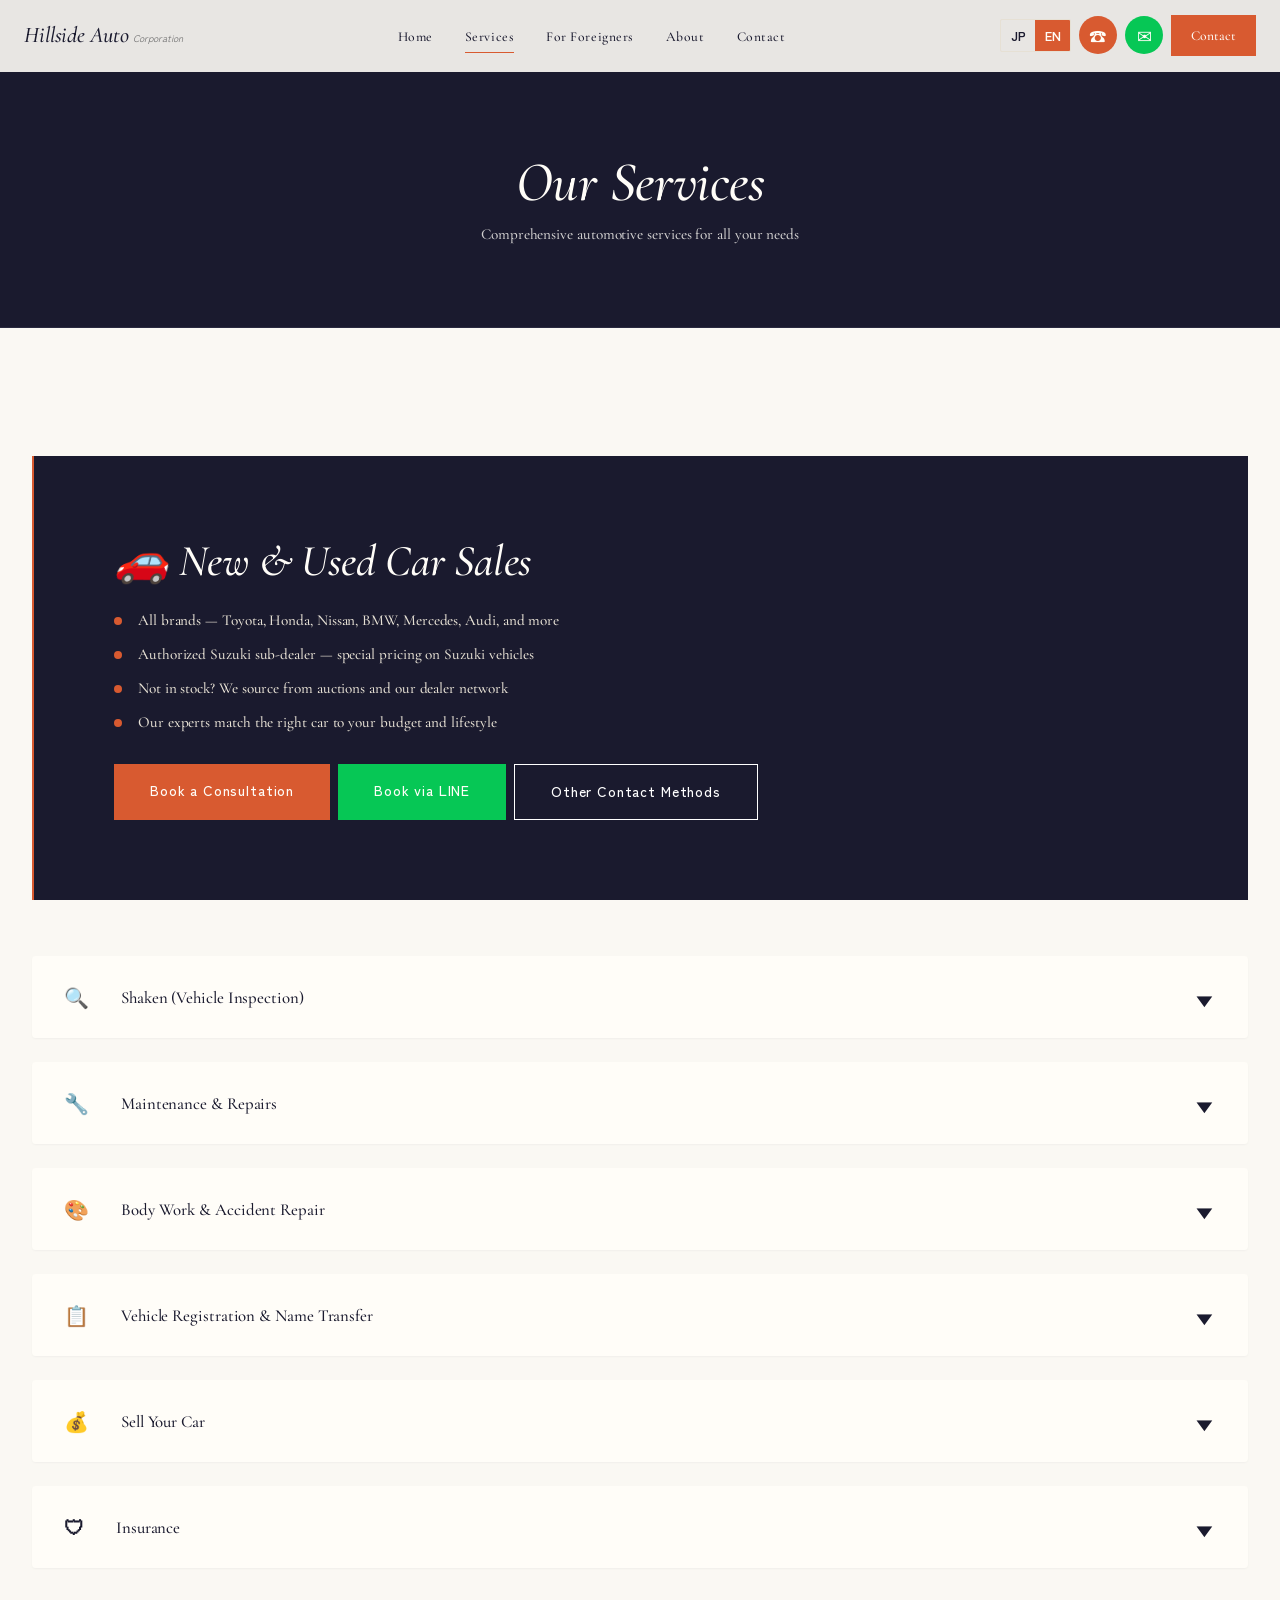
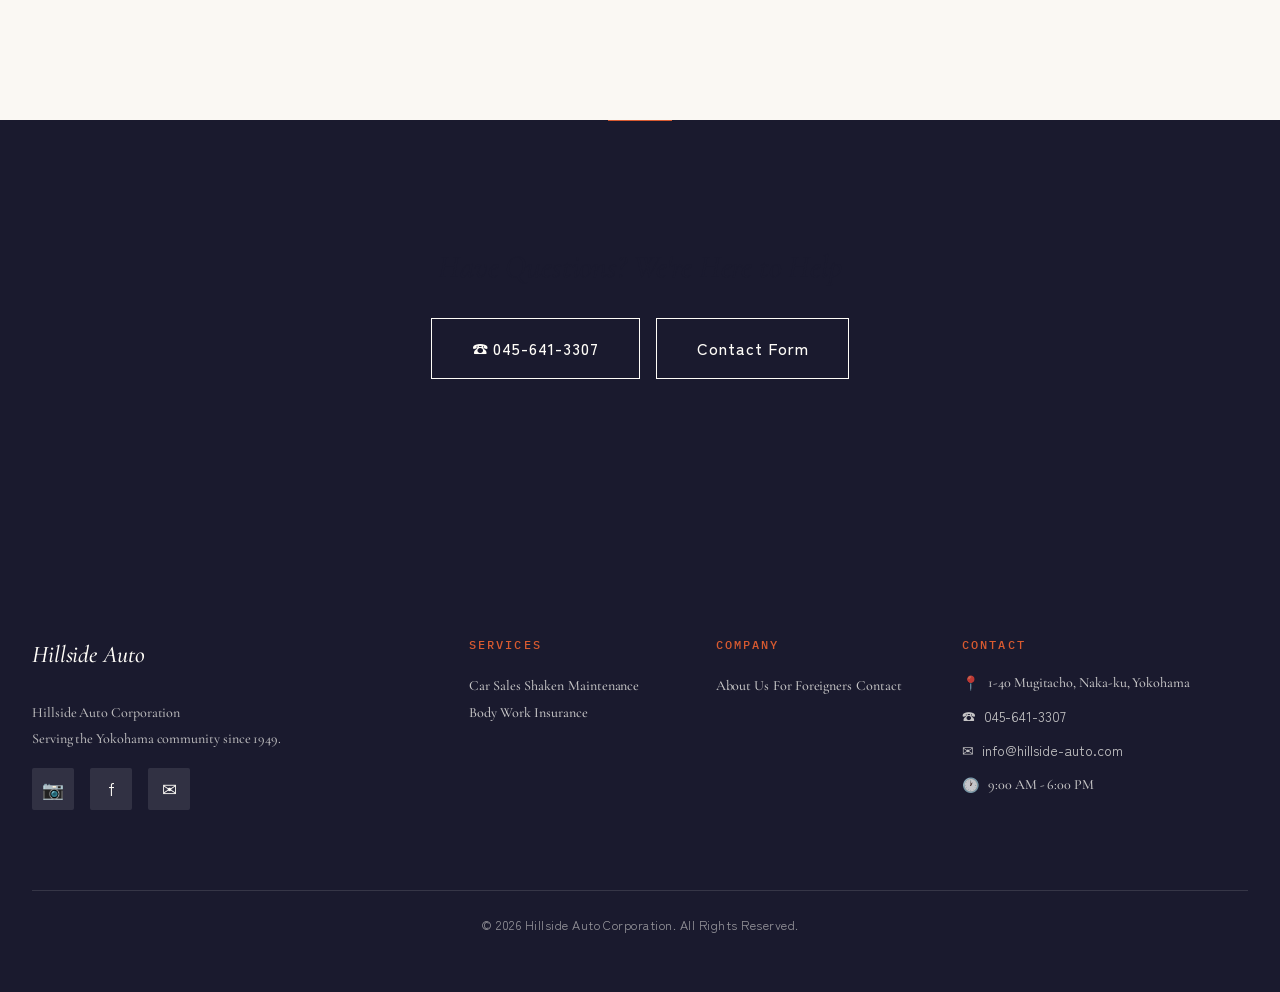
<file: services.html>
<!DOCTYPE html>
<html lang="ja">
<head>
  <meta charset="UTF-8">
  <meta name="viewport" content="width=device-width, initial-scale=1.0">
  <title>サービス一覧 | ヒルサイドオート株式会社</title>
  <meta name="description" content="新車・中古車販売、車検、整備、板金塗装、保険など、お車に関するあらゆるサービスを提供しています。">
  <meta name="title-ja" content="サービス一覧 | ヒルサイドオート株式会社">
  <meta name="title-en" content="Services | Hillside Auto Corporation">
  <meta name="desc-ja" content="新車・中古車販売、車検、整備、板金塗装、保険など、お車に関するあらゆるサービスを提供しています。">
  <meta name="desc-en" content="New & used car sales, Shaken, maintenance, body work, insurance and more. Full English support available.">
  <meta property="og:title" content="サービス一覧 | ヒルサイドオート株式会社">
  <meta property="og:description" content="新車・中古車販売、車検、整備、板金塗装、保険など。英語対応可能。">
  <meta property="og:type" content="website">
  <meta property="og:url" content="https://www.hillside-auto.com/services.html">
  <link rel="canonical" href="https://www.hillside-auto.com/services.html">
  <link rel="alternate" hreflang="ja" href="https://www.hillside-auto.com/services.html">
  <link rel="alternate" hreflang="en" href="https://www.hillside-auto.com/services.html">
  <link rel="alternate" hreflang="x-default" href="https://www.hillside-auto.com/services.html">
  <link rel="preconnect" href="https://fonts.googleapis.com">
  <link rel="preconnect" href="https://fonts.gstatic.com" crossorigin>
  <link href="https://fonts.googleapis.com/css2?family=Cormorant+Garamond:ital,wght@0,400;0,500;0,600;1,400;1,500&family=IBM+Plex+Mono:wght@400;500&family=Zen+Kaku+Gothic+New:wght@400;500;700;900&display=swap" rel="stylesheet">
  <link rel="stylesheet" href="css/style.css">
  <link rel="stylesheet" href="css/components.css">
  <link rel="stylesheet" href="css/responsive.css">
  <link rel="icon" href="favicon.svg" type="image/svg+xml">
</head>
<body class="lang-ja">

  <!-- HEADER -->
  <header class="header">
    <div class="header__inner">
      <a href="index.html" class="header__logo">
        <div class="header__logo-text">
          <span data-lang-ja>Hillside Auto</span><span data-lang-en>Hillside Auto</span>
          <span class="header__logo-sub" data-lang-ja>ヒルサイドオート株式会社</span>
          <span class="header__logo-sub" data-lang-en>Corporation</span>
        </div>
      </a>
      <nav class="header__nav">
        <ul>
          <li><a href="index.html" data-lang-ja>ホーム</a><a href="index.html" data-lang-en>Home</a></li>
          <li><a href="services.html" class="active" data-lang-ja>サービス</a><a href="services.html" class="active" data-lang-en>Services</a></li>
          <li><a href="for-foreigners.html" data-lang-ja>外国人の方へ</a><a href="for-foreigners.html" data-lang-en>For Foreigners</a></li>
          <li><a href="about.html" data-lang-ja>会社概要</a><a href="about.html" data-lang-en>About</a></li>
          <li><a href="contact.html" data-lang-ja>お問い合わせ</a><a href="contact.html" data-lang-en>Contact</a></li>
        </ul>
      </nav>
      <div class="header__actions">
        <div class="header__lang-toggle">
          <button data-lang-btn="ja" class="active">JP</button>
          <button data-lang-btn="en">EN</button>
        </div>
        <a href="tel:045-641-3307" class="header__phone-link" aria-label="Call us">&#9742;</a>
        <a href="https://lin.ee/sTd3oIR" target="_blank" rel="noopener" class="header__line-link" aria-label="LINE">&#9993;</a>
        <a href="contact.html" class="btn btn--primary btn--sm header__contact-btn">
          <span data-lang-ja>お問い合わせ</span><span data-lang-en>Contact</span>
        </a>
        <button class="header__hamburger" aria-label="Menu"><span></span><span></span><span></span></button>
      </div>
    </div>
  </header>
  <div class="mobile-menu">
    <nav class="mobile-menu__nav">
      <a href="index.html" data-lang-ja>ホーム</a><a href="index.html" data-lang-en>Home</a>
      <a href="services.html" data-lang-ja>サービス</a><a href="services.html" data-lang-en>Services</a>
      <a href="for-foreigners.html" data-lang-ja>外国人の方へ</a><a href="for-foreigners.html" data-lang-en>For Foreigners</a>
      <a href="about.html" data-lang-ja>会社概要</a><a href="about.html" data-lang-en>About</a>
      <a href="contact.html" data-lang-ja>お問い合わせ</a><a href="contact.html" data-lang-en>Contact</a>
    </nav>
    <div class="mobile-menu__actions">
      <a href="tel:045-641-3307" class="btn btn--phone btn--lg">&#9742; 045-641-3307</a>
      <a href="https://lin.ee/sTd3oIR" target="_blank" rel="noopener" class="btn btn--line btn--lg">
        <span data-lang-ja>LINEで相談</span><span data-lang-en>Chat on LINE</span>
      </a>
    </div>
  </div>

  <main>
    <!-- Page Header -->
    <section class="page-header">
      <div class="container">
        <h1 data-lang-ja>サービス一覧</h1>
        <h1 data-lang-en>Our Services</h1>
        <p data-lang-ja>お車に関するあらゆるニーズにお応えします</p>
        <p data-lang-en>Comprehensive automotive services for all your needs</p>
      </div>
    </section>

    <!-- Featured: Car Sales -->
    <section class="section">
      <div class="container">
        <div class="service-featured fade-in">
          <h2 data-lang-ja>&#128663; 新車・中古車販売</h2>
          <h2 data-lang-en>&#128663; New & Used Car Sales</h2>
          <ul>
            <li data-lang-ja>全メーカー対応 &mdash; トヨタ・ホンダ・日産などの国産車から、BMW・メルセデス・アウディなどの輸入車まで取扱可能</li>
            <li data-lang-en>All brands &mdash; Toyota, Honda, Nissan, BMW, Mercedes, Audi, and more</li>
            <li data-lang-ja>スズキ副代理店として認定 &mdash; スズキ車は特にお得にご提案できます</li>
            <li data-lang-en>Authorized Suzuki sub-dealer &mdash; special pricing on Suzuki vehicles</li>
            <li data-lang-ja>在庫にないお車もオークション・ディーラーネットワークから取り寄せ対応</li>
            <li data-lang-en>Not in stock? We source from auctions and our dealer network</li>
            <li data-lang-ja>ご予算・ライフスタイルに合わせて、プロが最適な1台をご提案します</li>
            <li data-lang-en>Our experts match the right car to your budget and lifestyle</li>
          </ul>
          <div style="margin-top: var(--space-lg); display:flex; flex-wrap:wrap; gap:var(--space-sm);">
            <a href="https://timerex.net/s/hillsideauto3307_acc6/0e78cadc" target="_blank" rel="noopener" class="btn btn--primary" data-lang-ja>購入・買取の予約をする</a>
            <a href="https://timerex.net/s/hillsideauto3307_acc6/0e78cadc" target="_blank" rel="noopener" class="btn btn--primary" data-lang-en>Book a Consultation</a>
            <a href="https://lin.ee/sTd3oIR" target="_blank" rel="noopener" class="btn btn--line" data-lang-ja>LINEで予約</a>
            <a href="https://lin.ee/sTd3oIR" target="_blank" rel="noopener" class="btn btn--line" data-lang-en>Book via LINE</a>
            <a href="contact.html#other-contact" class="btn btn--outline" style="border-color:#fff;color:#fff;background:transparent;" data-lang-ja>その他のご連絡方法</a>
            <a href="contact.html#other-contact" class="btn btn--outline" style="border-color:#fff;color:#fff;background:transparent;" data-lang-en>Other Contact Methods</a>
          </div>
        </div>

        <!-- Accordion Services -->
        <div class="accordion-group">

          <!-- Shaken -->
          <div class="accordion fade-in">
            <button class="accordion__header">
              <span class="accordion__icon">&#128269;</span>
              <span class="accordion__title">
                <span data-lang-ja>車検（Shaken）</span>
                <span data-lang-en>Shaken (Vehicle Inspection)</span>
              </span>
              <span class="accordion__arrow">&#9660;</span>
            </button>
            <div class="accordion__body">
              <div class="accordion__content">
                <p data-lang-ja>日本の法定車検を安心・確実に実施。整備・修理が必要な場合は、作業前に必ずお客様にご相談・ご説明のうえで対応いたします。不当な請求は一切いたしません。外国人のお客様にも英語で丁寧にご説明いたします。</p>
                <p data-lang-en>We handle Japan's mandatory vehicle inspection (Shaken) with complete transparency. Before any repairs or additional work, we always consult with you first and explain the costs upfront. No surprise charges, ever. Full English support available.</p>
                <ul>
                  <li data-lang-ja>車検の事前見積もり &mdash; 費用を事前に明確にご提示</li><li data-lang-en>Transparent pre-inspection estimates</li>
                  <li data-lang-ja>整備・修理はお客様の了承後に実施 &mdash; 勝手な追加作業はいたしません</li><li data-lang-en>All repairs approved by you before we start &mdash; no unauthorized work</li>
                  <li data-lang-ja>書類手続きの代行</li><li data-lang-en>All paperwork handled for you</li>
                  <li data-lang-ja>代車のご用意（要相談）</li><li data-lang-en>Loaner car available (upon request)</li>
                </ul>
                <div class="accordion__target">
                  <div class="accordion__target-title" data-lang-ja>こんな方におすすめ</div>
                  <div class="accordion__target-title" data-lang-en>Recommended For</div>
                  <p data-lang-ja>「車検って毎回高いな...」と感じていませんか？ 他店の見積もりに疑問を持ったことはありませんか？ 初めての車検で不安な方、英語で説明してほしい方 &mdash; そんなあなたのためのサービスです。</p>
                  <p data-lang-en>Do you feel like Shaken always costs too much? Ever questioned a quote from another shop? Nervous about your first inspection, or need it explained in English? This service is for you.</p>
                </div>
                <a href="https://timerex.net/s/hillsideauto3307_acc6/25b45c5e" target="_blank" rel="noopener" class="btn btn--primary" data-lang-ja>車検の予約をする</a>
                <a href="https://timerex.net/s/hillsideauto3307_acc6/25b45c5e" target="_blank" rel="noopener" class="btn btn--primary" data-lang-en>Book Shaken Appointment</a>
                <div style="margin-top:var(--space-md);display:flex;flex-wrap:wrap;gap:var(--space-sm);">
                  <a href="https://lin.ee/sTd3oIR" target="_blank" rel="noopener" class="btn btn--line btn--sm" data-lang-ja>LINEで予約</a>
                  <a href="https://lin.ee/sTd3oIR" target="_blank" rel="noopener" class="btn btn--line btn--sm" data-lang-en>Book via LINE</a>
                  <a href="contact.html#other-contact" class="btn btn--outline-dark btn--sm" data-lang-ja>その他のご連絡方法</a>
                  <a href="contact.html#other-contact" class="btn btn--outline-dark btn--sm" data-lang-en>Other Contact</a>
                </div>
              </div>
            </div>
          </div>

          <!-- Maintenance -->
          <div class="accordion fade-in">
            <button class="accordion__header">
              <span class="accordion__icon">&#128295;</span>
              <span class="accordion__title">
                <span data-lang-ja>整備・メンテナンス</span>
                <span data-lang-en>Maintenance & Repairs</span>
              </span>
              <span class="accordion__arrow">&#9660;</span>
            </button>
            <div class="accordion__body">
              <div class="accordion__content">
                <p data-lang-ja>愛車を長く安全に乗り続けるために、適切なタイミングでのメンテナンスが重要です。以下の目安を参考に、お気軽にご相談ください。</p>
                <p data-lang-en>Keeping your vehicle safe and reliable requires timely maintenance. Use the intervals below as a guide, and contact us anytime.</p>
                <ul>
                  <li data-lang-ja>法定12ヶ月点検 &mdash; 毎年実施（道路運送車両法に基づく義務点検）</li>
                  <li data-lang-en>12-Month Inspection &mdash; Annually (legally required under Japan's Road Transport Vehicle Act)</li>
                  <li data-lang-ja>法定24ヶ月点検 &mdash; 車検時に実施（車検と同時対応で手間を削減）</li>
                  <li data-lang-en>24-Month Inspection &mdash; At Shaken time (combined for convenience)</li>
                  <li data-lang-ja>エンジンオイル交換 &mdash; 走行5,000kmまたは6ヶ月ごと（国土交通省推奨）</li>
                  <li data-lang-en>Engine Oil Change &mdash; Every 5,000 km or 6 months (recommended by Japan's MLIT)</li>
                  <li data-lang-ja>オイルフィルター交換 &mdash; オイル交換2回に1回（約10,000km）</li>
                  <li data-lang-en>Oil Filter &mdash; Every 2nd oil change (approx. 10,000 km)</li>
                  <li data-lang-ja>タイヤ交換 &mdash; 溝の深さ1.6mm以下で交換義務。一般的に3〜5年または走行30,000〜50,000kmが目安</li>
                  <li data-lang-en>Tires &mdash; Replace when tread depth is below 1.6mm (legal minimum). Typically every 3-5 years or 30,000-50,000 km</li>
                  <li data-lang-ja>ブレーキパッド &mdash; 残量3mm以下で交換推奨。一般的に30,000〜50,000kmが目安</li>
                  <li data-lang-en>Brake Pads &mdash; Replace below 3mm thickness. Typically every 30,000-50,000 km</li>
                  <li data-lang-ja>バッテリー交換 &mdash; 一般的に2〜3年が寿命の目安（JAFロードサービス出動理由No.1がバッテリー上がり）</li>
                  <li data-lang-en>Battery &mdash; Typically lasts 2-3 years (dead battery is the #1 reason for JAF roadside assistance calls)</li>
                  <li data-lang-ja>冷却水（LLC）交換 &mdash; 2〜3年ごと、または車検時</li>
                  <li data-lang-en>Coolant (LLC) &mdash; Every 2-3 years, or at Shaken time</li>
                </ul>
                <div class="accordion__target">
                  <div class="accordion__target-title" data-lang-ja>こんな方におすすめ</div>
                  <div class="accordion__target-title" data-lang-en>Recommended For</div>
                  <p data-lang-ja>「前回のオイル交換っていつだっけ？」「タイヤそろそろ替え時かも...」そんな不安を感じたら、まさに今がタイミングです。車検だけでなく、日頃の愛車ケアもお任せください。</p>
                  <p data-lang-en>Can't remember your last oil change? Wondering if your tires are still safe? If any of this sounds familiar, it's time to visit. We handle more than just Shaken &mdash; trust us with your everyday car care too.</p>
                </div>
                <a href="https://timerex.net/s/hillsideauto3307_acc6/4e77d2e2" target="_blank" rel="noopener" class="btn btn--primary" data-lang-ja>整備の予約をする</a>
                <a href="https://timerex.net/s/hillsideauto3307_acc6/4e77d2e2" target="_blank" rel="noopener" class="btn btn--primary" data-lang-en>Book a Service</a>
                <div style="margin-top:var(--space-md);display:flex;flex-wrap:wrap;gap:var(--space-sm);">
                  <a href="https://lin.ee/sTd3oIR" target="_blank" rel="noopener" class="btn btn--line btn--sm" data-lang-ja>LINEで予約</a>
                  <a href="https://lin.ee/sTd3oIR" target="_blank" rel="noopener" class="btn btn--line btn--sm" data-lang-en>Book via LINE</a>
                  <a href="contact.html#other-contact" class="btn btn--outline-dark btn--sm" data-lang-ja>その他のご連絡方法</a>
                  <a href="contact.html#other-contact" class="btn btn--outline-dark btn--sm" data-lang-en>Other Contact</a>
                </div>
              </div>
            </div>
          </div>

          <!-- Body Work -->
          <div class="accordion fade-in">
            <button class="accordion__header">
              <span class="accordion__icon">&#127912;</span>
              <span class="accordion__title">
                <span data-lang-ja>板金塗装・事故修理</span>
                <span data-lang-en>Body Work & Accident Repair</span>
              </span>
              <span class="accordion__arrow">&#9660;</span>
            </button>
            <div class="accordion__body">
              <div class="accordion__content">
                <p data-lang-ja>小さなキズやヘコミから事故車の修理まで、熟練の技術で対応いたします。</p>
                <p data-lang-en>From minor scratches and dents to major accident damage, our skilled technicians restore your vehicle.</p>
                <ul>
                  <li data-lang-ja>キズ・ヘコミ修復</li><li data-lang-en>Scratch & dent removal</li>
                  <li data-lang-ja>塗装・カラーマッチング</li><li data-lang-en>Paint & color matching</li>
                  <li data-lang-ja>事故車修理</li><li data-lang-en>Accident damage repair</li>
                  <li data-lang-ja>フレーム修正</li><li data-lang-en>Frame straightening</li>
                  <li data-lang-ja>保険修理対応</li><li data-lang-en>Insurance claim repairs</li>
                </ul>
                <div class="accordion__target">
                  <div class="accordion__target-title" data-lang-ja>こんな方におすすめ</div>
                  <div class="accordion__target-title" data-lang-en>Recommended For</div>
                  <p data-lang-ja>「このキズ、放置しても大丈夫かな？」「ぶつけてしまったけど、どこに頼めばいいかわからない...」そんなお悩みをお持ちではありませんか？ 小さなキズでもお気軽にご相談ください。</p>
                  <p data-lang-en>Noticed a scratch you've been ignoring? Had a fender bender and not sure where to go? Whether it's minor or major, don't let it wait &mdash; we're here to help.</p>
                </div>
                <a href="https://timerex.net/s/hillsideauto3307_acc6/4e77d2e2" target="_blank" rel="noopener" class="btn btn--primary" data-lang-ja>修理・板金の予約をする</a>
                <a href="https://timerex.net/s/hillsideauto3307_acc6/4e77d2e2" target="_blank" rel="noopener" class="btn btn--primary" data-lang-en>Book a Repair</a>
                <div style="margin-top:var(--space-md);display:flex;flex-wrap:wrap;gap:var(--space-sm);">
                  <a href="https://lin.ee/sTd3oIR" target="_blank" rel="noopener" class="btn btn--line btn--sm" data-lang-ja>LINEで予約</a>
                  <a href="https://lin.ee/sTd3oIR" target="_blank" rel="noopener" class="btn btn--line btn--sm" data-lang-en>Book via LINE</a>
                  <a href="contact.html#other-contact" class="btn btn--outline-dark btn--sm" data-lang-ja>その他のご連絡方法</a>
                  <a href="contact.html#other-contact" class="btn btn--outline-dark btn--sm" data-lang-en>Other Contact</a>
                </div>
              </div>
            </div>
          </div>

          <!-- Registration -->
          <div class="accordion fade-in">
            <button class="accordion__header">
              <span class="accordion__icon">&#128203;</span>
              <span class="accordion__title">
                <span data-lang-ja>車登録・名義変更</span>
                <span data-lang-en>Vehicle Registration & Name Transfer</span>
              </span>
              <span class="accordion__arrow">&#9660;</span>
            </button>
            <div class="accordion__body">
              <div class="accordion__content">
                <p data-lang-ja>煩雑な車の登録手続きや名義変更を代行いたします。外国人の方の手続きもお任せください。</p>
                <p data-lang-en>We handle all the complex vehicle registration and name transfer paperwork, including for foreign residents.</p>
                <ul>
                  <li data-lang-ja>新規登録</li><li data-lang-en>New vehicle registration</li>
                  <li data-lang-ja>名義変更</li><li data-lang-en>Name/ownership transfer</li>
                  <li data-lang-ja>住所変更</li><li data-lang-en>Address change registration</li>
                  <li data-lang-ja>抹消登録</li><li data-lang-en>Vehicle deregistration</li>
                </ul>
                <div class="accordion__target">
                  <div class="accordion__target-title" data-lang-ja>こんな方におすすめ</div>
                  <div class="accordion__target-title" data-lang-en>Recommended For</div>
                  <p data-lang-ja>「名義変更の手続きが面倒...」「引越ししたけど住所変更してない...」「日本の書類手続きが複雑すぎる...」 &mdash; そんな方こそ、私たちにお任せください。</p>
                  <p data-lang-en>"The paperwork is so confusing..." "I moved but haven't updated my registration..." "I can't read the Japanese forms..." &mdash; Sound familiar? Let us handle it all for you.</p>
                </div>
                <a href="https://timerex.net/s/hillsideauto3307_acc6/0e78cadc" target="_blank" rel="noopener" class="btn btn--primary" data-lang-ja>登録手続きの予約をする</a>
                <a href="https://timerex.net/s/hillsideauto3307_acc6/0e78cadc" target="_blank" rel="noopener" class="btn btn--primary" data-lang-en>Book a Consultation</a>
                <div style="margin-top:var(--space-md);display:flex;flex-wrap:wrap;gap:var(--space-sm);">
                  <a href="https://lin.ee/sTd3oIR" target="_blank" rel="noopener" class="btn btn--line btn--sm" data-lang-ja>LINEで予約</a>
                  <a href="https://lin.ee/sTd3oIR" target="_blank" rel="noopener" class="btn btn--line btn--sm" data-lang-en>Book via LINE</a>
                  <a href="contact.html#other-contact" class="btn btn--outline-dark btn--sm" data-lang-ja>その他のご連絡方法</a>
                  <a href="contact.html#other-contact" class="btn btn--outline-dark btn--sm" data-lang-en>Other Contact</a>
                </div>
              </div>
            </div>
          </div>

          <!-- Car Purchase / Trade-in -->
          <div class="accordion fade-in">
            <button class="accordion__header">
              <span class="accordion__icon">&#128176;</span>
              <span class="accordion__title">
                <span data-lang-ja>車買取</span>
                <span data-lang-en>Sell Your Car</span>
              </span>
              <span class="accordion__arrow">&#9660;</span>
            </button>
            <div class="accordion__body">
              <div class="accordion__content">
                <p data-lang-ja>お車の高価買取に対応しています。まずはお気軽に査定をご依頼ください。</p>
                <p data-lang-en>We offer competitive prices for your vehicle. Contact us for a free valuation.</p>
                <ul>
                  <li data-lang-ja>無料査定</li><li data-lang-en>Free vehicle appraisal</li>
                  <li data-lang-ja>高価買取</li><li data-lang-en>Competitive purchase prices</li>
                  <li data-lang-ja>下取り対応</li><li data-lang-en>Trade-in available</li>
                  <li data-lang-ja>廃車手続き代行</li><li data-lang-en>Scrapping procedures handled</li>
                </ul>
                <a href="https://timerex.net/s/hillsideauto3307_acc6/0e78cadc" target="_blank" rel="noopener" class="btn btn--primary" data-lang-ja>買取査定の予約をする</a>
                <a href="https://timerex.net/s/hillsideauto3307_acc6/0e78cadc" target="_blank" rel="noopener" class="btn btn--primary" data-lang-en>Book a Valuation</a>
                <div style="margin-top:var(--space-md);display:flex;flex-wrap:wrap;gap:var(--space-sm);">
                  <a href="https://lin.ee/sTd3oIR" target="_blank" rel="noopener" class="btn btn--line btn--sm" data-lang-ja>LINEで予約</a>
                  <a href="https://lin.ee/sTd3oIR" target="_blank" rel="noopener" class="btn btn--line btn--sm" data-lang-en>Book via LINE</a>
                  <a href="contact.html#other-contact" class="btn btn--outline-dark btn--sm" data-lang-ja>その他のご連絡方法</a>
                  <a href="contact.html#other-contact" class="btn btn--outline-dark btn--sm" data-lang-en>Other Contact</a>
                </div>
              </div>
            </div>
          </div>

          <!-- Insurance -->
          <div class="accordion fade-in">
            <button class="accordion__header">
              <span class="accordion__icon">&#128737;</span>
              <span class="accordion__title">
                <span data-lang-ja>保険</span>
                <span data-lang-en>Insurance</span>
              </span>
              <span class="accordion__arrow">&#9660;</span>
            </button>
            <div class="accordion__body">
              <div class="accordion__content">
                <p data-lang-ja>自動車保険のご相談からお手続きまで、お客様に最適なプランをご提案いたします。</p>
                <p data-lang-en>We help you find the best auto insurance plan and handle all the enrollment procedures.</p>
                <ul>
                  <li data-lang-ja>自賠責保険</li><li data-lang-en>Compulsory automobile liability insurance</li>
                  <li data-lang-ja>任意保険</li><li data-lang-en>Optional/comprehensive insurance</li>
                  <li data-lang-ja>保険の見直し・相談</li><li data-lang-en>Insurance review & consultation</li>
                  <li data-lang-ja>事故時の保険対応サポート</li><li data-lang-en>Accident insurance claim support</li>
                </ul>
                <a href="contact.html" class="btn btn--primary" data-lang-ja>保険について問い合わせる</a>
                <div style="margin-top:var(--space-md);display:flex;flex-wrap:wrap;gap:var(--space-sm);">
                  <a href="https://lin.ee/sTd3oIR" target="_blank" rel="noopener" class="btn btn--line btn--sm" data-lang-ja>LINEで相談</a>
                  <a href="contact.html#other-contact" class="btn btn--outline-dark btn--sm" data-lang-ja>その他のご連絡方法</a>
                </div>
              </div>
            </div>
          </div>

        </div>
      </div>
    </section>

    <!-- CTA -->
    <section class="cta-band">
      <div class="container">
        <h2 data-lang-ja>お車のことなら何でもご相談ください</h2>
        <h2 data-lang-en>Have Questions? We're Here to Help</h2>
        <div class="btn-group">
          <a href="tel:045-641-3307" class="btn btn--outline btn--lg">&#9742; 045-641-3307</a>
          <a href="contact.html" class="btn btn--outline btn--lg" data-lang-ja>お問い合わせフォーム</a>
          <a href="contact.html" class="btn btn--outline btn--lg" data-lang-en>Contact Form</a>
        </div>
      </div>
    </section>
  </main>

  <!-- FOOTER -->
  <footer class="footer">
    <div class="container">
      <div class="footer__grid">
        <div>
          <div class="footer__logo">Hillside Auto</div>
          <p class="footer__desc" data-lang-ja>ヒルサイドオート株式会社<br>1949年創業。横浜で75年以上、地域の皆様の車生活を支えています。</p>
          <p class="footer__desc" data-lang-en>Hillside Auto Corporation<br>Serving the Yokohama community since 1949.</p>
          <div class="footer__social">
            <a href="https://www.instagram.com/hillside_auto_inc/" target="_blank" rel="noopener" aria-label="Instagram">&#128247;</a>
            <a href="https://www.facebook.com/hillsideautoinc/" target="_blank" rel="noopener" aria-label="Facebook">&#102;</a>
            <a href="https://lin.ee/sTd3oIR" target="_blank" rel="noopener" aria-label="LINE">&#9993;</a>
          </div>
        </div>
        <div>
          <div class="footer__heading" data-lang-ja>サービス</div><div class="footer__heading" data-lang-en>Services</div>
          <div class="footer__links">
            <a href="services.html" data-lang-ja>新車・中古車販売</a><a href="services.html" data-lang-en>Car Sales</a>
            <a href="services.html" data-lang-ja>車検</a><a href="services.html" data-lang-en>Shaken</a>
            <a href="services.html" data-lang-ja>整備・メンテナンス</a><a href="services.html" data-lang-en>Maintenance</a>
            <a href="services.html" data-lang-ja>板金塗装</a><a href="services.html" data-lang-en>Body Work</a>
            <a href="services.html" data-lang-ja>保険</a><a href="services.html" data-lang-en>Insurance</a>
          </div>
        </div>
        <div>
          <div class="footer__heading" data-lang-ja>会社情報</div><div class="footer__heading" data-lang-en>Company</div>
          <div class="footer__links">
            <a href="about.html" data-lang-ja>会社概要</a><a href="about.html" data-lang-en>About Us</a>
            <a href="for-foreigners.html" data-lang-ja>外国人の方へ</a><a href="for-foreigners.html" data-lang-en>For Foreigners</a>
            <a href="contact.html" data-lang-ja>お問い合わせ</a><a href="contact.html" data-lang-en>Contact</a>
          </div>
        </div>
        <div>
          <div class="footer__heading" data-lang-ja>お問い合わせ</div><div class="footer__heading" data-lang-en>Contact</div>
          <div class="footer__info-item">&#128205; <span data-lang-ja>横浜市中区麦田町1-40</span><span data-lang-en>1-40 Mugitacho, Naka-ku, Yokohama</span></div>
          <div class="footer__info-item">&#9742; <a href="tel:045-641-3307">045-641-3307</a></div>
          <div class="footer__info-item">&#9993; <a href="mailto:info@hillside-auto.com">info@hillside-auto.com</a></div>
          <div class="footer__info-item">&#128336; <span data-lang-ja>9:00〜18:00</span><span data-lang-en>9:00 AM - 6:00 PM</span></div>
        </div>
      </div>
      <div class="footer__bottom">&copy; 2026 Hillside Auto Corporation. All Rights Reserved.</div>
    </div>
  </footer>

  <button class="scroll-top" aria-label="Scroll to top">&#9650;</button>
  <div class="mobile-cta-bar">
    <a href="tel:045-641-3307" class="mobile-cta-bar__btn mobile-cta-bar__btn--phone"><span class="mobile-cta-bar__icon">&#9742;</span><span data-lang-ja>電話する</span><span data-lang-en>Call Now</span></a>
    <a href="https://lin.ee/sTd3oIR" target="_blank" rel="noopener" class="mobile-cta-bar__btn mobile-cta-bar__btn--line"><span class="mobile-cta-bar__icon">&#9993;</span><span data-lang-ja>LINEで相談</span><span data-lang-en>LINE Chat</span></a>
  </div>

  <script src="js/lang-toggle.js"></script>
  <script src="js/main.js"></script>
</body>
</html>
</file>
<file: css/style.css>
/* ============================================
   Hillside Auto Corporation - Main Styles
   ============================================ */

/* --- Design Tokens --- */
:root {
  /* New Brand Palette — Navy + Coral on warm paper
     Editorial, premium, trustworthy. Replaces the green system. */
  --navy: #1A1A2E;
  --navy-soft: #2A2A40;
  --coral: #D85A30;
  --coral-dark: #B84620;
  --coral-soft: #F5E3DA;
  --base: #FAF8F3;
  --base-warm: #F2EEE4;
  --paper: #FFFDF8;
  --muted: #6B6B6B;
  --line: #E6E0D4;
  --line-strong: #C9C2B0;

  /* Typography — editorial serif + Japanese sans + mono */
  --serif: "Cormorant Garamond", "Times New Roman", serif;
  --sans-jp: "Zen Kaku Gothic New", "Hiragino Sans", "Yu Gothic", sans-serif;
  --mono: "IBM Plex Mono", ui-monospace, monospace;

  --ease-out: cubic-bezier(.2,.7,.2,1);

  /* --- Legacy tokens — retargeted to new Navy/Coral palette --- */
  --color-primary-dark: var(--navy);
  --color-primary-darker: var(--navy);
  --color-accent: var(--coral);
  --color-accent-hover: var(--coral-dark);
  --color-accent-bright: var(--coral);
  --color-accent-light: var(--coral-soft);
  --color-warm: var(--coral);
  --color-warm-hover: var(--coral-dark);
  --color-white: var(--paper);
  --color-light-gray: var(--base-warm);
  --color-text-dark: var(--navy);
  --color-text-light: var(--paper);
  --color-trust-green: var(--coral);
  --color-border: var(--line);
  --color-overlay: rgba(26, 26, 46, 0.7);

  /* Legacy font tokens — retargeted to new typography system */
  --font-heading-jp: var(--sans-jp);
  --font-heading-en: var(--serif);
  --font-body: var(--sans-jp);

  /* Spacing — Generous Western-style whitespace */
  --space-xs: 0.25rem;
  --space-sm: 0.5rem;
  --space-md: 1rem;
  --space-lg: 1.5rem;
  --space-xl: 2rem;
  --space-2xl: 3.5rem;
  --space-3xl: 5rem;
  --space-4xl: 8rem;

  /* Layout — sharper, editorial */
  --max-width: 1280px;
  --header-height: 72px;
  --border-radius: 2px;
  --border-radius-lg: 4px;

  /* Shadows — minimal, almost invisible (rely on hairlines instead) */
  --shadow-sm: 0 1px 2px rgba(26, 26, 46, 0.04);
  --shadow-md: 0 2px 8px rgba(26, 26, 46, 0.06);
  --shadow-lg: 0 8px 24px rgba(26, 26, 46, 0.08);
  --shadow-header: 0 1px 0 var(--line);

  /* Transitions */
  --transition-fast: 0.2s ease;
  --transition-base: 0.3s ease;
}

/* --- Reset --- */
*,
*::before,
*::after {
  margin: 0;
  padding: 0;
  box-sizing: border-box;
}

html {
  scroll-behavior: smooth;
  -webkit-text-size-adjust: 100%;
}

body {
  font-family: var(--sans-jp);
  color: var(--navy);
  background: var(--base);
  font-feature-settings: "palt" 1;
  line-height: 1.7;
  font-size: 15px;
  font-weight: 400;
  overflow-x: hidden;
  letter-spacing: 0;
  -webkit-font-smoothing: antialiased;
  -moz-osx-font-smoothing: grayscale;
}

img {
  max-width: 100%;
  height: auto;
  display: block;
}

a {
  color: inherit;
  text-decoration: none;
}

ul, ol {
  list-style: none;
}

button, input, select, textarea {
  font: inherit;
  color: inherit;
  border: none;
  outline: none;
  background: none;
}

button {
  cursor: pointer;
}

/* --- Typography — Editorial, premium --- */
h1, h2, h3, h4, h5, h6 {
  line-height: 1.18;
  font-weight: 700;
  letter-spacing: -0.01em;
  color: var(--navy);
}

/* Japanese headings: Zen Kaku — clean, modern */
[lang="ja"] h1,
[lang="ja"] h2,
[lang="ja"] h3,
[lang="ja"] h4,
.heading-jp,
[data-lang-ja] {
  font-family: var(--sans-jp);
}

/* English headings: Cormorant Garamond — editorial serif */
[lang="en"] h1,
[lang="en"] h2,
[lang="en"] h3,
[lang="en"] h4,
.heading-en,
[data-lang-en] {
  font-family: var(--serif);
  font-weight: 500;
  letter-spacing: -0.005em;
}

[lang="en"] h1,
[lang="en"] h2 {
  font-style: italic;
  font-weight: 500;
}

h1 { font-size: clamp(2.25rem, 5vw, 3.75rem); line-height: 1.1; }
h2 { font-size: clamp(1.75rem, 3.5vw, 2.5rem); }
h3 { font-size: 1.35rem; }
h4 { font-size: 1.1rem; }

/* Eyebrow — small mono uppercase label above headings */
.eyebrow {
  font-family: var(--mono);
  font-size: 0.72rem;
  font-weight: 500;
  letter-spacing: 0.18em;
  text-transform: uppercase;
  color: var(--coral);
  margin-bottom: var(--space-md);
  display: inline-block;
}

/* Decorative serif accent inline */
.serif-accent {
  font-family: var(--serif);
  font-style: italic;
  font-weight: 500;
  color: var(--coral);
}

p {
  margin-bottom: var(--space-md);
}

p:last-child {
  margin-bottom: 0;
}

/* --- Layout Utilities --- */
.container {
  width: 100%;
  max-width: var(--max-width);
  margin: 0 auto;
  padding: 0 var(--space-lg);
}

.section {
  padding: var(--space-3xl) 0;
}

.section--gray {
  background-color: var(--color-light-gray);
}

.section--dark {
  background-color: var(--navy);
  color: var(--paper);
}

.section--dark h2,
.section--dark h3 {
  color: var(--paper);
}

.section--cream {
  background-color: var(--base-warm);
}

.section__title {
  text-align: center;
  margin-bottom: var(--space-3xl);
  padding-top: var(--space-md);
  position: relative;
}

.section__title::before {
  content: '';
  position: absolute;
  top: 0;
  left: 50%;
  transform: translateX(-50%);
  width: 32px;
  height: 1px;
  background: var(--coral);
}

.section__title h2 {
  margin-bottom: var(--space-md);
}

.section__title p {
  color: var(--muted);
  font-size: 0.95rem;
  font-weight: 400;
  letter-spacing: 0;
  max-width: 560px;
  margin-left: auto;
  margin-right: auto;
  line-height: 1.85;
}

.section--dark .section__title p {
  color: var(--line);
}

.grid {
  display: grid;
  gap: var(--space-xl);
}

.grid--2 { grid-template-columns: 1fr; }
.grid--3 { grid-template-columns: 1fr; }
.grid--4 { grid-template-columns: 1fr 1fr; }

.flex-center {
  display: flex;
  align-items: center;
  justify-content: center;
}

.text-center { text-align: center; }
.text-accent { color: var(--color-accent); }

/* --- Bilingual Display --- */
[data-lang-ja],
[data-lang-en] {
  display: none !important;
}

body.lang-ja [data-lang-ja] {
  display: block !important;
}

body.lang-en [data-lang-en] {
  display: block !important;
}

/* Inline elements: span, a, strong, em */
body.lang-ja span[data-lang-ja],
body.lang-ja a[data-lang-ja],
body.lang-en span[data-lang-en],
body.lang-en a[data-lang-en] {
  display: inline !important;
}

/* Headings */
body.lang-ja h1[data-lang-ja],
body.lang-ja h2[data-lang-ja],
body.lang-ja h3[data-lang-ja],
body.lang-ja h4[data-lang-ja],
body.lang-en h1[data-lang-en],
body.lang-en h2[data-lang-en],
body.lang-en h3[data-lang-en],
body.lang-en h4[data-lang-en] {
  display: block !important;
}

/* Paragraphs */
body.lang-ja p[data-lang-ja],
body.lang-en p[data-lang-en] {
  display: block !important;
}

/* Divs with flex/grid */
body.lang-ja div[data-lang-ja].flex-center,
body.lang-en div[data-lang-en].flex-center {
  display: flex !important;
}

/* List items */
body.lang-ja li[data-lang-ja],
body.lang-en li[data-lang-en] {
  display: list-item !important;
}

/* Labels */
body.lang-ja label[data-lang-ja],
body.lang-en label[data-lang-en] {
  display: block !important;
}

/* Select options */
body.lang-ja option[data-lang-ja],
body.lang-en option[data-lang-en] {
  display: block !important;
}

/* Divs (general) */
body.lang-ja div[data-lang-ja],
body.lang-en div[data-lang-en] {
  display: block !important;
}

/* Form error messages - keep as hidden until error */
body.lang-ja .form-group:not(.has-error) .form-error[data-lang-ja],
body.lang-en .form-group:not(.has-error) .form-error[data-lang-en] {
  display: none !important;
}

/* --- Headline reveal — char/word stagger animation --- */
.headline-reveal {
  /* Allow multi-line: each line acts as its own clipping row */
  overflow: hidden;
}

.headline-reveal > span {
  display: inline-block;
  transform: translateY(110%);
  transition: transform 1.2s var(--ease-out);
  transition-delay: var(--delay, 0ms);
  will-change: transform;
}

.headline-reveal.in > span {
  transform: translateY(0);
}

/* Reduce motion: skip the slide, just show text */
@media (prefers-reduced-motion: reduce) {
  .headline-reveal > span {
    transform: none;
    transition: none;
  }
}

/* Hidden utility */
.visually-hidden {
  position: absolute;
  width: 1px;
  height: 1px;
  padding: 0;
  margin: -1px;
  overflow: hidden;
  clip: rect(0, 0, 0, 0);
  white-space: nowrap;
  border: 0;
}
</file>
<file: css/components.css>
/* ============================================
   Hillside Auto Corporation - Components
   ============================================ */

/* --- Buttons — editorial, squared --- */
.btn {
  display: inline-flex;
  align-items: center;
  justify-content: center;
  gap: var(--space-sm);
  padding: 0.95rem 2.25rem;
  border-radius: 0;
  font-family: var(--sans-jp);
  font-weight: 500;
  font-size: 0.88rem;
  letter-spacing: 0.06em;
  text-transform: none;
  transition: background var(--transition-base) var(--ease-out),
              color var(--transition-base) var(--ease-out),
              border-color var(--transition-base) var(--ease-out);
  white-space: nowrap;
  position: relative;
}

.btn:hover {
  transform: none;
  box-shadow: none;
}

.btn--primary {
  background-color: var(--coral);
  color: var(--paper);
}

.btn--primary:hover {
  background-color: var(--coral-dark);
  box-shadow: none;
}

.btn--outline {
  border: 1px solid var(--paper);
  color: var(--paper);
  background: transparent;
}

.btn--outline:hover {
  background: var(--paper);
  color: var(--navy);
}

.btn--outline-dark {
  border: 1px solid var(--navy);
  color: var(--navy);
  background: transparent;
}

.btn--outline-dark:hover {
  background: var(--navy);
  color: var(--paper);
}

.btn--line {
  background-color: #06C755;
  color: var(--paper);
}

.btn--line:hover {
  background-color: #05b34c;
}

.btn--phone {
  background-color: var(--color-primary-dark);
  color: var(--color-text-light);
}

.btn--phone:hover {
  background-color: var(--color-accent-hover);
}

.btn--warm {
  background-color: var(--color-warm);
  color: var(--color-text-dark);
}

.btn--warm:hover {
  background-color: var(--color-warm-hover);
  box-shadow: var(--shadow-md);
}

.btn--sm {
  padding: 0.55rem 1.25rem;
  font-size: 0.85rem;
}

.btn--lg {
  padding: 1rem 2.5rem;
  font-size: 1rem;
}

.btn-group {
  display: flex;
  flex-wrap: wrap;
  gap: var(--space-md);
}

/* --- Header --- */
.header {
  position: fixed;
  top: 0;
  left: 0;
  width: 100%;
  height: var(--header-height);
  z-index: 1000;
  background: rgba(250, 248, 243, 0.92);
  backdrop-filter: blur(14px);
  -webkit-backdrop-filter: blur(14px);
  border-bottom: 1px solid transparent;
  transition: border-color var(--transition-base), background var(--transition-base);
  display: flex;
  align-items: center;
}

.header--scrolled {
  border-bottom-color: var(--line);
  background: rgba(250, 248, 243, 0.96);
}

.header__inner {
  display: flex;
  align-items: center;
  justify-content: space-between;
  width: 100%;
  max-width: var(--max-width);
  margin: 0 auto;
  padding: 0 var(--space-lg);
}

.header__logo {
  display: flex;
  align-items: center;
  gap: var(--space-sm);
  font-family: var(--serif);
  font-style: italic;
  font-weight: 500;
  font-size: 1.35rem;
  color: var(--navy);
  flex-shrink: 1;
  min-width: 0;
  letter-spacing: -0.005em;
}

.header__logo-text {
  overflow: hidden;
  text-overflow: ellipsis;
  white-space: nowrap;
}

.header__logo img,
.header__logo-img {
  height: 40px;
  width: auto;
  max-width: 180px;
  object-fit: contain;
  flex-shrink: 0;
}


.header__logo-sub {
  font-family: var(--font-body);
  font-size: 0.6rem;
  font-weight: 400;
  color: var(--muted);
  display: none;
}

/* Desktop nav */
.header__nav {
  display: none;
}

.header__nav ul {
  display: flex;
  gap: var(--space-xl);
}

.header__nav a {
  font-size: 0.85rem;
  font-weight: 500;
  letter-spacing: 0.04em;
  position: relative;
  padding: var(--space-xs) 0;
  color: var(--navy);
}

.header__nav a::after {
  content: '';
  position: absolute;
  bottom: -4px;
  left: 0;
  width: 0;
  height: 1px;
  background: var(--coral);
  transition: width var(--transition-base) var(--ease-out);
}

.header__nav a:hover::after,
.header__nav a.active::after {
  width: 100%;
}

/* Header actions */
.header__actions {
  display: flex;
  align-items: center;
  gap: var(--space-sm);
}

.header__lang-toggle {
  display: flex;
  border: 1px solid var(--color-border);
  border-radius: var(--border-radius);
  overflow: hidden;
  font-size: 0.8rem;
}

.header__lang-toggle button {
  padding: 0.3rem 0.6rem;
  font-weight: 600;
  transition: all var(--transition-fast);
}

.header__lang-toggle button.active {
  background: var(--color-accent);
  color: var(--color-text-light);
}

.header__phone-link,
.header__line-link {
  display: flex;
  align-items: center;
  justify-content: center;
  width: 38px;
  height: 38px;
  border-radius: 50%;
  font-size: 1.1rem;
}

.header__phone-link {
  background: var(--color-accent);
  color: var(--paper);
}

.header__line-link {
  background: #06C755;
  color: var(--paper);
}

.header__contact-btn {
  display: none;
}

/* Hamburger */
.header__hamburger {
  display: flex;
  flex-direction: column;
  justify-content: center;
  gap: 5px;
  width: 28px;
  height: 28px;
  cursor: pointer;
}

.header__hamburger span {
  display: block;
  width: 100%;
  height: 2px;
  background: var(--color-primary-dark);
  transition: var(--transition-base);
  border-radius: 1px;
}

.header__hamburger.active span:nth-child(1) {
  transform: rotate(45deg) translate(5px, 5px);
}

.header__hamburger.active span:nth-child(2) {
  opacity: 0;
}

.header__hamburger.active span:nth-child(3) {
  transform: rotate(-45deg) translate(5px, -5px);
}

/* Mobile menu */
.mobile-menu {
  position: fixed;
  top: var(--header-height);
  left: 0;
  width: 100%;
  height: calc(100vh - var(--header-height));
  background: var(--paper);
  z-index: 999;
  padding: var(--space-xl) var(--space-lg);
  transform: translateX(100%);
  transition: transform var(--transition-base);
  overflow-y: auto;
}

.mobile-menu.active {
  transform: translateX(0);
}

.mobile-menu__nav a {
  display: block;
  padding: var(--space-md) 0;
  font-size: 1.1rem;
  font-weight: 500;
  border-bottom: 1px solid var(--color-light-gray);
}

.mobile-menu__actions {
  margin-top: var(--space-xl);
  display: flex;
  flex-direction: column;
  gap: var(--space-md);
}

/* --- Hero — Bold, Western-style --- */
.hero {
  position: relative;
  min-height: 92vh;
  display: flex;
  align-items: center;
  justify-content: flex-start;
  text-align: left;
  color: var(--paper);
  padding: calc(var(--header-height) + var(--space-3xl)) var(--space-lg) var(--space-3xl);
  overflow: hidden;
}

.hero__bg {
  position: absolute;
  inset: 0;
  background: var(--navy);
  z-index: -2;
}

.hero__bg-image {
  position: absolute;
  inset: 0;
  background-size: cover;
  background-position: center;
  opacity: 0.55;
}

.hero__overlay {
  position: absolute;
  inset: 0;
  background: linear-gradient(120deg, rgba(26,26,46,0.85) 0%, rgba(26,26,46,0.55) 60%, rgba(26,26,46,0.35) 100%);
  z-index: -1;
}

.hero__content {
  max-width: 920px;
  width: 100%;
  margin: 0 auto;
}

.hero .eyebrow {
  color: var(--coral-soft);
  margin-bottom: var(--space-lg);
}

.hero__title {
  font-size: clamp(2.5rem, 6vw, 4.5rem);
  margin-bottom: var(--space-lg);
  line-height: 1.05;
  text-shadow: none;
  font-weight: 700;
  letter-spacing: -0.015em;
}

.hero__title .serif-accent {
  color: var(--coral-soft);
  display: inline-block;
}

.hero__subtitle {
  font-size: 1.05rem;
  opacity: 0.88;
  margin-bottom: var(--space-2xl);
  line-height: 1.85;
  font-weight: 400;
  text-shadow: none;
  max-width: 560px;
}

.hero .btn-group {
  justify-content: flex-start;
}

/* --- Trust Bar — navy strip with coral accent icons --- */
.trust-bar {
  background: var(--navy);
  color: var(--paper);
  padding: var(--space-xl) 0;
  border-top: 1px solid var(--navy-soft);
  border-bottom: 1px solid var(--navy-soft);
}

.trust-bar__grid {
  display: grid;
  grid-template-columns: repeat(2, 1fr);
  gap: var(--space-sm);
}

.trust-bar__item {
  display: flex;
  align-items: center;
  gap: var(--space-md);
  padding: var(--space-md);
  background: rgba(255,255,255,0.06);
  border-radius: var(--border-radius);
  border: 1px solid rgba(255,255,255,0.08);
}

.trust-bar__icon {
  width: 44px;
  height: 44px;
  flex-shrink: 0;
  border-radius: 0;
  background: transparent;
  border: 1px solid var(--coral);
  display: flex;
  align-items: center;
  justify-content: center;
  color: var(--coral);
}

.trust-bar__icon svg {
  width: 22px;
  height: 22px;
}

.trust-bar__label {
  font-size: 0.8rem;
  font-weight: 600;
  color: rgba(255,255,255,0.9);
  line-height: 1.4;
}

/* --- Service Cards — Borderless, bold --- */
.service-card {
  background: var(--paper);
  border-radius: 0;
  padding: var(--space-2xl);
  text-align: left;
  box-shadow: none;
  border: 1px solid var(--line);
  transition: border-color var(--transition-base), background var(--transition-base);
}

.service-card:hover {
  transform: none;
  box-shadow: none;
  border-color: var(--navy);
}

.service-card__icon {
  font-size: 1.4rem;
  margin-bottom: var(--space-lg);
  width: 48px;
  height: 48px;
  display: inline-flex;
  align-items: center;
  justify-content: center;
  border-radius: 0;
  background: transparent;
  border: 1px solid var(--coral);
  color: var(--coral);
}

.service-card__title {
  font-size: 1.2rem;
  margin-bottom: var(--space-sm);
}

.service-card__desc {
  font-size: 0.9rem;
  color: var(--muted);
  margin-bottom: var(--space-lg);
  line-height: 1.65;
}

.service-card__link {
  font-size: 0.9rem;
  color: var(--color-accent);
  font-weight: 600;
}

.service-card__link:hover {
  text-decoration: underline;
}

/* --- Reason Cards (Why Choose Us) --- */
.reason-card {
  display: flex;
  gap: var(--space-xl);
  align-items: flex-start;
  padding: var(--space-xl);
  background: var(--paper);
  border-radius: 0;
  box-shadow: none;
  border: 1px solid var(--line);
}

/* Dark section variant */
.section--dark .reason-card {
  background: rgba(255,255,255,0.08);
  border: 1px solid rgba(255,255,255,0.12);
  box-shadow: none;
}

.reason-card__number {
  flex-shrink: 0;
  width: 56px;
  height: 56px;
  border-radius: 0;
  background: transparent;
  color: var(--coral);
  display: flex;
  align-items: center;
  justify-content: center;
  font-family: var(--serif);
  font-style: italic;
  font-size: 2.25rem;
  font-weight: 500;
  border-bottom: 1px solid var(--coral);
}

.section--dark .reason-card__number {
  background: rgba(255,255,255,0.15);
  font-size: 1.75rem;
}

.reason-card__title {
  font-size: 1.15rem;
  margin-bottom: var(--space-xs);
}

.reason-card__desc {
  font-size: 0.9rem;
  color: var(--muted);
  line-height: 1.65;
}

.section--dark .reason-card__desc {
  color: rgba(255,253,248,0.7);
}

/* --- Review Cards --- */
.reviews-slider {
  display: flex;
  gap: var(--space-lg);
  overflow-x: auto;
  scroll-snap-type: x mandatory;
  -webkit-overflow-scrolling: touch;
  padding-bottom: var(--space-md);
}

.reviews-slider::-webkit-scrollbar {
  height: 4px;
}

.reviews-slider::-webkit-scrollbar-track {
  background: var(--color-light-gray);
  border-radius: 2px;
}

.reviews-slider::-webkit-scrollbar-thumb {
  background: var(--color-accent);
  border-radius: 2px;
}

/* Google Rating Badge */
.google-rating {
  display: inline-flex;
  align-items: center;
  gap: 0.5rem;
  margin-top: var(--space-md);
  padding: 0.6rem 1.25rem;
  background: var(--paper);
  border-radius: var(--border-radius);
  box-shadow: var(--shadow-sm);
  border: 1px solid var(--color-border);
  font-size: 0.95rem;
}

.google-rating__stars {
  color: var(--coral);
  font-size: 1.1rem;
  letter-spacing: 1px;
}

.google-rating__score {
  font-weight: 700;
  font-size: 1.15rem;
  color: var(--color-text-dark);
}

.google-rating__label {
  color: var(--muted);
  font-size: 0.85rem;
}

.review-card {
  min-width: 300px;
  max-width: 360px;
  flex-shrink: 0;
  scroll-snap-align: start;
  background: var(--paper);
  border-radius: var(--border-radius-lg);
  padding: var(--space-2xl);
  box-shadow: var(--shadow-md);
  border: none;
}

.review-card__stars {
  color: var(--coral);
  font-size: 1.15rem;
  margin-bottom: var(--space-md);
  letter-spacing: 2px;
}

.review-card__text {
  font-size: 0.95rem;
  color: var(--muted);
  margin-bottom: var(--space-lg);
  line-height: 1.7;
  font-style: italic;
}

.review-card__author {
  font-size: 0.9rem;
  font-weight: 700;
}

/* --- Access / Map --- */
.access__map {
  width: 100%;
  height: 300px;
  border-radius: var(--border-radius-lg);
  overflow: hidden;
  border: 1px solid var(--color-border);
  margin-bottom: var(--space-xl);
}

.access__map iframe {
  width: 100%;
  height: 100%;
  border: 0;
}

.access__info {
  display: flex;
  flex-direction: column;
  gap: var(--space-md);
}

.access__item {
  display: flex;
  gap: var(--space-md);
  align-items: flex-start;
}

.access__icon {
  flex-shrink: 0;
  width: 20px;
  text-align: center;
  font-size: 1rem;
}

.access__text {
  font-size: 0.9rem;
}

/* --- CTA Band — flat navy with coral CTA --- */
.cta-band {
  background: var(--navy);
  color: var(--paper);
  padding: var(--space-4xl) 0;
  text-align: center;
  position: relative;
}

.cta-band::before {
  content: '';
  position: absolute;
  top: 0;
  left: 50%;
  transform: translateX(-50%);
  width: 64px;
  height: 1px;
  background: var(--coral);
}

.cta-band h2 {
  margin-bottom: var(--space-xl);
  font-size: 1.6rem;
}

.cta-band .btn-group {
  justify-content: center;
}

.cta-band .btn--outline {
  border-color: var(--paper);
  color: var(--paper);
  background: transparent;
}

.cta-band .btn--outline:hover {
  background: var(--paper);
  color: var(--color-primary-dark);
}

/* --- Footer --- */
.footer {
  background: var(--navy);
  color: var(--paper);
  padding: var(--space-4xl) 0 var(--space-xl);
}

.footer__grid {
  display: grid;
  grid-template-columns: 1fr;
  gap: var(--space-2xl);
  margin-bottom: var(--space-3xl);
}

.footer__logo {
  font-family: var(--serif);
  font-style: italic;
  font-size: 1.5rem;
  font-weight: 500;
  margin-bottom: var(--space-lg);
  letter-spacing: -0.005em;
  color: var(--paper);
}

.footer__logo-img {
  height: 32px;
  width: auto;
  max-width: 160px;
  object-fit: contain;
  filter: brightness(0) invert(1);
}

.footer__desc {
  font-size: 0.88rem;
  color: rgba(255,253,248,0.7);
  line-height: 1.85;
}

.footer__heading {
  font-family: var(--mono);
  font-size: 0.72rem;
  font-weight: 500;
  letter-spacing: 0.18em;
  text-transform: uppercase;
  margin-bottom: var(--space-md);
  color: var(--coral);
}

.footer__links a {
  display: block;
  padding: 0.35rem 0;
  font-size: 0.88rem;
  color: rgba(255,253,248,0.75);
  transition: color var(--transition-fast);
}

.footer__links a:hover {
  color: var(--coral);
}

.footer__info-item {
  display: flex;
  gap: var(--space-sm);
  font-size: 0.88rem;
  color: rgba(255,253,248,0.75);
  margin-bottom: 0.65rem;
}

.footer__social {
  display: flex;
  gap: var(--space-md);
  margin-top: var(--space-md);
}

.footer__social a {
  width: 42px;
  height: 42px;
  border-radius: var(--border-radius);
  background: rgba(255,255,255,0.1);
  display: flex;
  align-items: center;
  justify-content: center;
  font-size: 1.1rem;
  transition: background var(--transition-fast);
}

.footer__social a:hover {
  background: var(--color-accent);
}

.footer__bottom {
  border-top: 1px solid rgba(255,253,248,0.12);
  padding-top: var(--space-lg);
  padding-bottom: 70px;
  text-align: center;
  font-size: 0.78rem;
  letter-spacing: 0.04em;
  color: rgba(255,253,248,0.55);
}

@media (min-width: 1025px) {
  .footer__bottom {
    padding-bottom: var(--space-lg);
  }
}

/* --- Accordion --- */
.accordion {
  border: none;
  border-radius: var(--border-radius-lg);
  overflow: hidden;
  margin-bottom: var(--space-lg);
  box-shadow: var(--shadow-sm);
}

.accordion__header {
  width: 100%;
  display: flex;
  align-items: center;
  justify-content: space-between;
  padding: var(--space-lg) var(--space-xl);
  background: var(--paper);
  font-weight: 600;
  font-size: 1.05rem;
  text-align: left;
  gap: var(--space-md);
  transition: background var(--transition-fast);
}

.accordion__header:hover {
  background: var(--color-light-gray);
}

.accordion__icon {
  flex-shrink: 0;
  font-size: 1.25rem;
  margin-right: var(--space-md);
}

.accordion__title {
  flex: 1;
}

.accordion__arrow {
  flex-shrink: 0;
  width: 20px;
  height: 20px;
  transition: transform var(--transition-base);
}

.accordion.active .accordion__arrow {
  transform: rotate(180deg);
}

.accordion__body {
  max-height: 0;
  overflow: hidden;
  transition: max-height 0.4s ease;
}

.accordion__content {
  padding: 0 var(--space-xl) var(--space-xl);
}

.accordion__content p {
  font-size: 0.9rem;
  color: var(--muted);
  margin-bottom: var(--space-md);
}

.accordion__content ul {
  margin-bottom: var(--space-md);
}

.accordion__content li {
  font-size: 0.9rem;
  color: var(--muted);
  padding: var(--space-xs) 0;
  padding-left: var(--space-lg);
  position: relative;
}

.accordion__content li::before {
  content: '';
  position: absolute;
  left: 0;
  top: 50%;
  transform: translateY(-50%);
  width: 6px;
  height: 6px;
  border-radius: 50%;
  background: var(--color-accent);
}

.accordion__target {
  background: var(--color-light-gray);
  border-radius: var(--border-radius);
  padding: var(--space-md);
  margin-bottom: var(--space-md);
}

.accordion__target-title {
  font-size: 0.85rem;
  font-weight: 600;
  color: var(--color-accent);
  margin-bottom: var(--space-xs);
}

.accordion__target p {
  font-size: 0.85rem;
}

/* Featured service (car sales) */
.service-featured {
  background: var(--navy);
  color: var(--paper);
  border-radius: 0;
  padding: var(--space-3xl);
  margin-bottom: var(--space-2xl);
  border-left: 2px solid var(--coral);
}

.service-featured h2 {
  color: var(--paper);
}

.service-featured h2 {
  margin-bottom: var(--space-md);
}

.service-featured p {
  color: var(--line);
  margin-bottom: var(--space-sm);
}

.service-featured ul {
  margin: var(--space-md) 0;
}

.service-featured li {
  padding: var(--space-xs) 0;
  padding-left: var(--space-lg);
  position: relative;
  color: var(--line);
  font-size: 0.95rem;
}

.service-featured li::before {
  content: '';
  position: absolute;
  left: 0;
  top: 50%;
  transform: translateY(-50%);
  width: 8px;
  height: 8px;
  border-radius: 50%;
  background: var(--color-accent);
}

/* --- Steps --- */
.steps {
  display: flex;
  flex-direction: column;
  gap: var(--space-xl);
}

.step {
  display: flex;
  gap: var(--space-lg);
  align-items: flex-start;
}

.step__number {
  flex-shrink: 0;
  width: 48px;
  height: 48px;
  border-radius: var(--border-radius);
  background: var(--color-accent);
  color: var(--paper);
  display: flex;
  align-items: center;
  justify-content: center;
  font-family: var(--font-heading-en);
  font-size: 1.15rem;
  font-weight: 700;
}

.step__content h3 {
  margin-bottom: var(--space-xs);
}

.step__content p {
  font-size: 0.9rem;
  color: var(--muted);
}

/* --- Forms --- */
.form-group {
  margin-bottom: var(--space-lg);
}

.form-group label {
  display: block;
  font-size: 0.9rem;
  font-weight: 600;
  margin-bottom: var(--space-sm);
}

.form-group label .optional {
  font-weight: 400;
  color: var(--muted);
  font-size: 0.8rem;
}

.form-input,
.form-select,
.form-textarea {
  width: 100%;
  padding: 1rem 1.25rem;
  border: 2px solid var(--color-border);
  border-radius: var(--border-radius);
  font-size: 1rem;
  background: var(--paper);
  transition: border-color var(--transition-fast), box-shadow var(--transition-fast);
}

.form-input:focus,
.form-select:focus,
.form-textarea:focus {
  border-color: var(--coral);
  box-shadow: 0 0 0 3px rgba(216, 90, 48, 0.12);
}

.form-textarea {
  resize: vertical;
  min-height: 150px;
}

.form-select {
  appearance: auto;
}

.form-error {
  font-size: 0.8rem;
  color: #e53e3e;
  margin-top: var(--space-xs);
  display: none;
}

.form-group.has-error .form-input,
.form-group.has-error .form-select,
.form-group.has-error .form-textarea {
  border-color: #e53e3e;
}

.form-group.has-error .form-error {
  display: block;
}

.form-success {
  background: #f0fff4;
  border: 1px solid var(--color-trust-green);
  border-radius: var(--border-radius);
  padding: var(--space-lg);
  text-align: center;
  color: var(--color-trust-green);
  font-weight: 600;
  display: none;
}

.form-success.visible {
  display: block;
}

/* --- Contact Info Sidebar --- */
.contact-sidebar {
  display: flex;
  flex-direction: column;
  gap: var(--space-lg);
}

.contact-sidebar__item {
  display: flex;
  gap: var(--space-md);
  align-items: flex-start;
}

.contact-sidebar__icon {
  flex-shrink: 0;
  width: 44px;
  height: 44px;
  border-radius: 50%;
  background: var(--color-light-gray);
  display: flex;
  align-items: center;
  justify-content: center;
  font-size: 1.1rem;
}

/* --- Page Header (inner pages) --- */
.page-header {
  background: var(--navy);
  color: var(--paper);
  padding: calc(var(--header-height) + var(--space-3xl)) 0 var(--space-3xl);
  text-align: center;
  border-bottom: 1px solid var(--navy-soft);
}

.page-header h1 {
  color: var(--paper);
}

.page-header h1 {
  margin-bottom: var(--space-sm);
}

.page-header p {
  opacity: 0.8;
  font-size: 0.95rem;
}

/* --- Timeline --- */
.timeline {
  position: relative;
  padding-left: var(--space-xl);
}

.timeline::before {
  content: '';
  position: absolute;
  left: 8px;
  top: 0;
  bottom: 0;
  width: 2px;
  background: var(--color-border);
}

.timeline__item {
  position: relative;
  margin-bottom: var(--space-xl);
}

.timeline__item::before {
  content: '';
  position: absolute;
  left: calc(-1 * var(--space-xl) + 4px);
  top: 6px;
  width: 10px;
  height: 10px;
  border-radius: 50%;
  background: var(--color-accent);
}

.timeline__year {
  font-family: var(--font-heading-en);
  font-weight: 700;
  color: var(--color-accent);
  font-size: 0.9rem;
  margin-bottom: var(--space-xs);
}

.timeline__text {
  font-size: 0.9rem;
  color: var(--muted);
}

/* --- Cert Badges --- */
.cert-grid {
  display: grid;
  grid-template-columns: 1fr;
  gap: var(--space-md);
}

.cert-badge {
  display: flex;
  align-items: center;
  gap: var(--space-md);
  padding: var(--space-lg);
  background: var(--color-light-gray);
  border-radius: var(--border-radius);
}

.cert-badge__icon {
  flex-shrink: 0;
  font-size: 1.5rem;
}

.cert-badge__text {
  font-size: 0.9rem;
}

.cert-badge__title {
  font-weight: 600;
  margin-bottom: 2px;
}

.cert-badge__desc {
  font-size: 0.8rem;
  color: var(--muted);
}

/* --- Image Placeholder --- */
.img-placeholder {
  background: linear-gradient(135deg, var(--line) 0%, var(--line-strong) 100%);
  border-radius: var(--border-radius-lg);
  display: flex;
  align-items: center;
  justify-content: center;
  color: var(--muted);
  font-size: 0.85rem;
  min-height: 200px;
}

/* ============================================
   BENTO GRID — Visual service layout
   ============================================ */
.bento-grid {
  display: grid;
  grid-template-columns: 1fr;
  gap: var(--space-md);
}

.bento-card {
  position: relative;
  border-radius: var(--border-radius-lg);
  overflow: hidden;
  min-height: 220px;
  display: flex;
  flex-direction: column;
  justify-content: flex-end;
  padding: var(--space-xl);
  color: var(--paper);
  text-decoration: none;
  transition: transform var(--transition-base);
}

.bento-card:hover {
  transform: translateY(-3px);
}

.bento-card__bg {
  position: absolute;
  inset: 0;
  background-size: cover;
  background-position: center;
  z-index: 0;
  transition: transform 0.5s ease;
}

.bento-card:hover .bento-card__bg {
  transform: scale(1.05);
}

.bento-card__overlay {
  position: absolute;
  inset: 0;
  background: linear-gradient(180deg, rgba(26,26,46,0) 30%, rgba(26,26,46,0.88) 100%);
  z-index: 1;
}

.bento-card--dark .bento-card__overlay {
  background: linear-gradient(180deg, rgba(26,26,46,0.2) 0%, rgba(26,26,46,0.92) 100%);
}

.bento-card__content {
  position: relative;
  z-index: 2;
}

.bento-card__label {
  display: inline-block;
  font-size: 0.75rem;
  font-weight: 600;
  letter-spacing: 0.08em;
  text-transform: uppercase;
  background: rgba(255,255,255,0.2);
  padding: 0.3rem 0.75rem;
  border-radius: 4px;
  margin-bottom: var(--space-sm);
  backdrop-filter: blur(4px);
}

.bento-card__title {
  font-size: 1.25rem;
  font-weight: 700;
  margin-bottom: var(--space-xs);
  line-height: 1.3;
}

.bento-card__desc {
  font-size: 0.85rem;
  opacity: 0.9;
  line-height: 1.5;
}

.bento-card__arrow {
  position: absolute;
  top: var(--space-lg);
  right: var(--space-lg);
  width: 36px;
  height: 36px;
  border-radius: 50%;
  background: rgba(255,255,255,0.2);
  backdrop-filter: blur(4px);
  display: flex;
  align-items: center;
  justify-content: center;
  font-size: 1rem;
  z-index: 2;
  transition: background var(--transition-fast);
}

.bento-card:hover .bento-card__arrow {
  background: var(--color-accent);
}

/* ============================================
   SPLIT SECTION — Image + Text side by side
   ============================================ */
.split-section {
  display: flex;
  flex-direction: column;
  gap: 0;
}

.split-section__image {
  width: 100%;
  min-height: 280px;
  background-size: cover;
  background-position: center;
}

.split-section__content {
  padding: var(--space-2xl) var(--space-lg);
}

.split-section__content h2 {
  margin-bottom: var(--space-md);
}

.split-section__content p {
  color: var(--muted);
  line-height: 1.75;
  margin-bottom: var(--space-lg);
}

/* ============================================
   FULL-WIDTH PHOTO BREAK
   ============================================ */
.photo-break {
  position: relative;
  height: 300px;
  overflow: hidden;
}

.photo-break__image {
  position: absolute;
  inset: 0;
  background-size: cover;
  background-position: center;
  background-attachment: fixed;
}

.photo-break__overlay {
  position: absolute;
  inset: 0;
  background: rgba(26,26,46,0.65);
  display: flex;
  align-items: center;
  justify-content: center;
  text-align: center;
  color: var(--paper);
  padding: var(--space-xl);
}

.photo-break__text {
  font-size: 1.5rem;
  font-weight: 700;
  max-width: 600px;
  line-height: 1.4;
  text-shadow: 0 2px 8px rgba(0,0,0,0.3);
}

/* ============================================
   STATS BAR — Key numbers
   ============================================ */
.stats-bar {
  display: grid;
  grid-template-columns: repeat(2, 1fr);
  gap: var(--space-md);
  text-align: center;
  padding: var(--space-2xl) 0;
}

.stats-bar__item {
  padding: var(--space-lg);
}

.stats-bar__number {
  font-family: var(--serif);
  font-style: italic;
  font-size: 3.25rem;
  font-weight: 500;
  color: var(--coral);
  line-height: 1;
  margin-bottom: var(--space-sm);
  letter-spacing: -0.01em;
}

.stats-bar__label {
  font-family: var(--mono);
  font-size: 0.72rem;
  letter-spacing: 0.14em;
  text-transform: uppercase;
  color: var(--muted);
  font-weight: 500;
}

.section--dark .stats-bar__number {
  color: var(--color-accent-bright, #4CAF50);
}

.section--dark .stats-bar__label {
  color: rgba(255,253,248,0.7);
}

/* --- Scroll to Top --- */
.scroll-top {
  position: fixed;
  bottom: 80px;
  right: 16px;
  width: 44px;
  height: 44px;
  border-radius: 50%;
  background: var(--color-accent);
  color: var(--paper);
  display: flex;
  align-items: center;
  justify-content: center;
  font-size: 1.2rem;
  box-shadow: var(--shadow-md);
  opacity: 0;
  visibility: hidden;
  transition: opacity var(--transition-base), visibility var(--transition-base);
  z-index: 900;
}

.scroll-top.visible {
  opacity: 1;
  visibility: visible;
}

.scroll-top:hover {
  background: var(--color-primary-dark);
}

/* --- Mobile Sticky CTA Bar --- */
.mobile-cta-bar {
  display: flex;
  position: fixed;
  bottom: 0;
  left: 0;
  width: 100%;
  z-index: 950;
  box-shadow: 0 -2px 12px rgba(0,0,0,0.15);
}

.mobile-cta-bar__btn {
  flex: 1;
  display: flex;
  align-items: center;
  justify-content: center;
  gap: 0.5rem;
  padding: 1rem;
  font-size: 0.95rem;
  font-weight: 700;
  color: var(--paper);
  text-decoration: none;
  border: none;
}

.mobile-cta-bar__btn--phone {
  background: var(--color-primary-dark);
}

.mobile-cta-bar__btn--line {
  background: #06C755;
}

.mobile-cta-bar__icon {
  font-size: 1.2rem;
}

/* Hide old floating LINE button */
.line-float {
  display: none;
}

/* --- Fade-in animation --- */
.fade-in {
  opacity: 0;
  transform: translateY(20px);
  transition: opacity 0.6s ease, transform 0.6s ease;
}

.fade-in.visible {
  opacity: 1;
  transform: translateY(0);
}

/* --- 404 Page --- */
.error-page {
  min-height: 100vh;
  display: flex;
  align-items: center;
  justify-content: center;
  text-align: center;
  padding: var(--space-2xl);
}

.error-page__code {
  font-family: var(--font-heading-en);
  font-size: 6rem;
  font-weight: 700;
  color: var(--color-accent);
  line-height: 1;
  margin-bottom: var(--space-md);
}

.error-page h2 {
  margin-bottom: var(--space-md);
}

.error-page p {
  color: var(--muted);
  margin-bottom: var(--space-xl);
}
</file>
<file: css/responsive.css>
/* ============================================
   Hillside Auto Corporation - Responsive
   Western-style: bold, spacious breakpoints
   ============================================ */

/* --- Tablet (769px+) --- */
@media (min-width: 769px) {
  h1 { font-size: 3rem; }
  h2 { font-size: 2.35rem; }

  .hero__title { font-size: 2.75rem; }
  .hero__subtitle { font-size: 1.2rem; }

  .trust-bar__grid {
    grid-template-columns: repeat(4, 1fr);
    gap: var(--space-md);
  }

  .trust-bar__item {
    flex-direction: column;
    text-align: center;
    padding: var(--space-lg);
  }

  .trust-bar__icon {
    width: 52px;
    height: 52px;
  }

  .trust-bar__icon svg {
    width: 26px;
    height: 26px;
  }

  .trust-bar__label {
    font-size: 0.85rem;
  }

  .grid--2 { grid-template-columns: repeat(2, 1fr); }
  .grid--3 { grid-template-columns: repeat(2, 1fr); }

  .review-card {
    min-width: 340px;
  }

  .access__layout {
    display: grid;
    grid-template-columns: 1fr 1fr;
    gap: var(--space-2xl);
  }

  .access__map {
    height: 100%;
    min-height: 400px;
    margin-bottom: 0;
  }

  .footer__grid {
    grid-template-columns: repeat(2, 1fr);
  }

  .contact-layout {
    display: grid;
    grid-template-columns: 1.5fr 1fr;
    gap: var(--space-2xl);
  }

  .cert-grid {
    grid-template-columns: repeat(2, 1fr);
  }

  .for-foreigners-layout {
    display: grid;
    grid-template-columns: 1fr 1fr;
    gap: var(--space-2xl);
    align-items: start;
  }

  .bento-grid {
    grid-template-columns: repeat(2, 1fr);
  }

  .bento-card--wide {
    grid-column: span 2;
  }

  .split-section {
    flex-direction: row;
  }

  .split-section--reverse {
    flex-direction: row-reverse;
  }

  .split-section__image {
    width: 50%;
    min-height: 400px;
  }

  .split-section__content {
    width: 50%;
    display: flex;
    flex-direction: column;
    justify-content: center;
    padding: var(--space-3xl);
  }

  .stats-bar {
    grid-template-columns: repeat(4, 1fr);
  }
}

/* --- Desktop (1025px+) --- */
@media (min-width: 1025px) {
  h1 { font-size: 3.5rem; }
  h2 { font-size: 2.75rem; }

  .container {
    padding: 0 var(--space-xl);
  }

  .header__logo {
    font-size: 1.4rem;
    flex-shrink: 0;
  }

  .header__logo-sub {
    display: block;
  }

  .header__logo-text {
    overflow: visible;
    white-space: normal;
  }

  .header__hamburger {
    display: none;
  }

  .header__nav {
    display: flex;
  }

  .header__contact-btn {
    display: inline-flex;
  }

  .hero {
    min-height: 100vh;
    text-align: left;
    justify-content: flex-start;
    padding-left: 0;
    padding-right: 0;
  }

  .hero__content {
    margin-left: 8%;
    max-width: 700px;
  }

  .hero__title {
    font-size: 4rem;
  }

  .hero__subtitle {
    font-size: 1.3rem;
  }

  .hero .btn-group {
    justify-content: flex-start;
  }

  .grid--3 {
    grid-template-columns: repeat(3, 1fr);
  }

  .grid--4 {
    grid-template-columns: repeat(4, 1fr);
  }

  .footer__grid {
    grid-template-columns: 2fr 1fr 1fr 1.5fr;
  }

  .cta-band h2 {
    font-size: 2rem;
  }

  .mobile-cta-bar {
    display: none;
  }

  .bento-grid {
    grid-template-columns: repeat(3, 1fr);
  }

  .bento-card--wide {
    grid-column: span 2;
  }

  .bento-card--tall {
    grid-row: span 2;
    min-height: 460px;
  }

  .bento-card__title {
    font-size: 1.4rem;
  }

  .photo-break {
    height: 400px;
  }

  .photo-break__text {
    font-size: 2rem;
  }

  .section {
    padding: var(--space-4xl) 0;
  }
}
</file>
